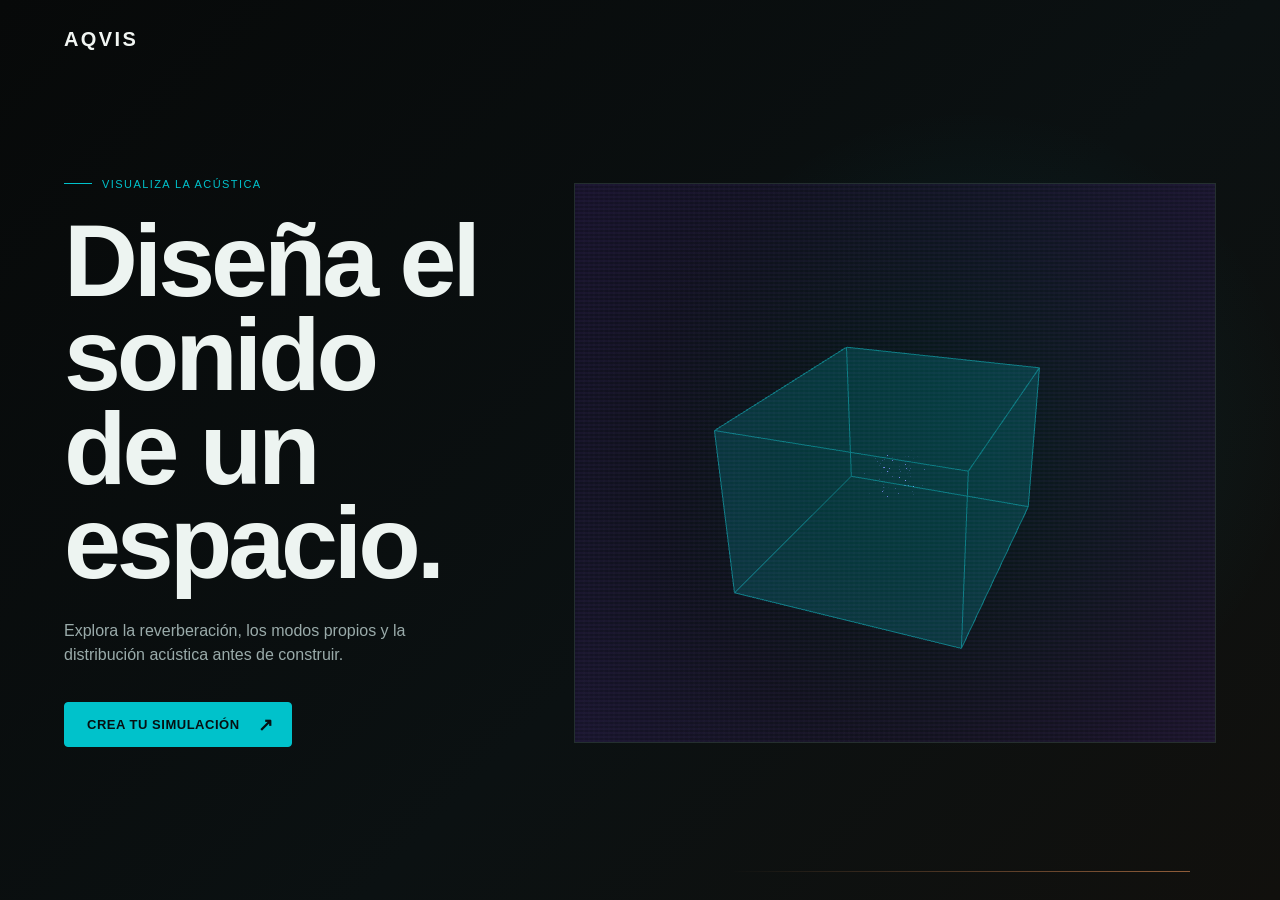
<file: index.html>
<!DOCTYPE html>
<html lang="es">
<head>
  <meta charset="UTF-8">
  <meta name="viewport" content="width=device-width, initial-scale=1.0">
  <title>AQVIS — Acoustic Visual Simulation Engine</title>
  <link rel="stylesheet" href="css/global.css">
  <style>
    body { background: #070909; }

    .hero {
      position: relative;
      min-height: 100vh;
      display: flex;
      flex-direction: column;
      overflow: hidden;
      background:
        radial-gradient(circle at 76% 48%, rgba(0,194,203,0.1), transparent 30%),
        linear-gradient(135deg, #070909 0%, #0b1112 58%, #11100d 100%);
    }

    .hero::after {
      position: absolute;
      right: 7vw;
      bottom: 28px;
      width: 36vw;
      height: 1px;
      background: linear-gradient(90deg, transparent, rgba(244,153,92,0.8));
      content: '';
      opacity: 0.7;
    }

    .hero-nav {
      position: relative;
      z-index: 2;
      display: flex;
      align-items: center;
      justify-content: space-between;
      width: 100%;
      padding: 28px 5vw;
    }

    .hero-brand {
      color: #f1f5f2;
      font-family: var(--font-title);
      font-size: 20px;
      font-weight: 700;
      letter-spacing: 0.12em;
    }

    .hero-content {
      position: relative;
      z-index: 1;
      display: grid;
      grid-template-columns: minmax(280px, 0.82fr) minmax(360px, 1.18fr);
      align-items: center;
      gap: 5vw;
      width: min(1180px, 90vw);
      flex: 1;
      margin: 0 auto;
      padding: 5vh 0 11vh;
    }

    .hero-copy { max-width: 470px; }

    .hero-eyebrow {
      display: flex;
      align-items: center;
      gap: 10px;
      color: #00c2cb;
      font-family: var(--font-mono);
      font-size: 11px;
      letter-spacing: 0.13em;
      text-transform: uppercase;
      margin-bottom: 24px;
    }

    .hero-eyebrow::before {
      width: 28px;
      height: 1px;
      background: #00c2cb;
      content: '';
    }

    .hero-title {
      max-width: 440px;
      color: #edf4f1;
      font-family: var(--font-title);
      font-size: clamp(56px, 8vw, 112px);
      font-weight: 700;
      letter-spacing: -0.04em;
      line-height: 0.92;
      margin-bottom: 28px;
    }

    .hero-description {
      max-width: 350px;
      color: #9aabaa;
      font-size: 16px;
      line-height: 1.55;
      margin-bottom: 34px;
    }

    .hero-cta {
      display: inline-flex;
      align-items: center;
      gap: 18px;
      background: #00c2cb;
      color: #061012;
      border: 1px solid #00c2cb;
      border-radius: 4px;
      padding: 14px 18px 14px 22px;
      font-size: 13px;
      font-weight: 700;
      cursor: pointer;
      transition: var(--transition);
      letter-spacing: 0.04em;
      text-transform: uppercase;
    }

    .hero-cta::after { content: '↗'; font-size: 18px; line-height: 0; }

    .hero-cta:hover {
      background: #f4995c;
      border-color: #f4995c;
      transform: translateY(-2px);
    }

    .hero-visual {
      position: relative;
      height: clamp(360px, 52vw, 560px);
      flex-shrink: 0;
      border: 1px solid rgba(145,175,173,0.2);
      background: rgba(5,13,14,0.32);
      overflow: hidden;
    }

    #acoustic-three { position: absolute; inset: 0; z-index: 0; }

    .hero-visual::after {
      position: absolute;
      inset: 0;
      z-index: 2;
      background:
        linear-gradient(rgba(151, 90, 255, 0.045) 50%, transparent 50%),
        repeating-linear-gradient(90deg, transparent 0, transparent 3px, rgba(255,255,255,0.018) 4px, transparent 5px);
      background-size: 100% 4px, 100% 100%;
      content: '';
      pointer-events: none;
      mix-blend-mode: screen;
    }

    .hero-visual-noise {
      position: absolute;
      z-index: 1;
      inset: 0;
      background: radial-gradient(circle at 50% 50%, transparent 20%, rgba(93, 41, 164, 0.18) 100%);
      pointer-events: none;
      mix-blend-mode: screen;
    }

    @media (max-width: 700px) {
      .hero-nav { padding: 22px 6vw; }
      .hero-content {
        display: flex;
        flex-direction: column;
        align-items: stretch;
        gap: 34px;
        width: 88vw;
        padding: 7vh 0 12vh;
      }
      .hero-copy { max-width: none; }
      .hero-eyebrow { margin-bottom: 18px; }
      .hero-title { font-size: clamp(58px, 17vw, 86px); }
      .hero-description { font-size: 14px; margin-bottom: 24px; }
      .hero-visual { height: 58vw; min-height: 230px; }
      .hero::after { right: 6vw; width: 48vw; }
    }
  </style>
</head>
<body>

<section class="hero">
  <nav class="hero-nav" aria-label="Navegación principal">
    <div class="hero-brand">AQVIS</div>
  </nav>

  <div class="hero-content">
    <div class="hero-copy">
      <div class="hero-eyebrow">Visualiza la acústica</div>
      <h1 class="hero-title">Diseña el sonido de un espacio.</h1>
      <p class="hero-description">Explora la reverberación, los modos propios y la distribución acústica antes de construir.</p>
      <button class="hero-cta" onclick="window.location.href='simulator.html'">Crea tu simulación</button>
    </div>

    <div class="hero-visual" aria-label="Visualización animada de partículas acústicas">
      <div id="acoustic-three"></div>
      <div class="hero-visual-noise"></div>
    </div>
  </div>
</section>

<script src="js/three.min.js"></script>
<script>
  const threeContainer = document.getElementById('acoustic-three');
  const threeWidth = threeContainer.offsetWidth;
  const threeHeight = threeContainer.offsetHeight;
  const threeScene = new THREE.Scene();
  const threeCamera = new THREE.PerspectiveCamera(42, threeWidth / threeHeight, 0.1, 100);
  const threeRenderer = new THREE.WebGLRenderer({ antialias: true, alpha: true });

  threeCamera.position.set(3.7, 3.1, 5.1);
  threeCamera.lookAt(0, 0.2, 0);
  threeRenderer.setPixelRatio(Math.min(window.devicePixelRatio || 1, 2));
  threeRenderer.setSize(threeWidth, threeHeight);
  threeRenderer.setClearColor(0x05090c, 0);
  threeContainer.appendChild(threeRenderer.domElement);

  threeScene.add(new THREE.AmbientLight(0x332244));
  const ultravioletLight = new THREE.PointLight(0x7d36ff, 2.2, 12);
  ultravioletLight.position.set(-2.5, 2.5, 3);
  threeScene.add(ultravioletLight);
  const cyanLight = new THREE.PointLight(0x00c2cb, 2.4, 10);
  cyanLight.position.set(2.5, 0.5, 2);
  threeScene.add(cyanLight);

  const cubeGeometry = new THREE.BoxGeometry(2.15, 1.6, 2.55);
  const cubeMaterial = new THREE.MeshBasicMaterial({
    color: 0x00c2cb,
    transparent: true,
    opacity: 0.2,
    depthWrite: false,
    side: THREE.FrontSide,
  });
  const acousticCube = new THREE.Mesh(cubeGeometry, cubeMaterial);
  acousticCube.position.y = 0.08;
  threeScene.add(acousticCube);

  const cubeEdges = new THREE.LineSegments(
    new THREE.EdgesGeometry(cubeGeometry),
    new THREE.LineBasicMaterial({ color: 0x087f86, transparent: true, opacity: 0.95 }),
  );
  cubeEdges.position.copy(acousticCube.position);
  threeScene.add(cubeEdges);

  const particleCount = 90;
  const particlePositions = new Float32Array(particleCount * 3);
  const particleAlphas = new Float32Array(particleCount);
  const particleVelocities = [];
  const particleLives = [];
  const particleAges = [];
  const randomBetween = (min, max) => min + Math.random() * (max - min);

  const particleMaterial = new THREE.ShaderMaterial({
    uniforms: {
      color: { value: new THREE.Color(0x9c78ff) },
      pointSize: { value: 8 },
    },
    vertexShader: `
      attribute float aAlpha;
      varying float vAlpha;
      uniform float pointSize;
      void main() {
        vAlpha = aAlpha;
        vec4 viewPosition = modelViewMatrix * vec4(position, 1.0);
        gl_PointSize = pointSize * (1.0 / max(0.8, -viewPosition.z));
        gl_Position = projectionMatrix * viewPosition;
      }
    `,
    fragmentShader: `
      uniform vec3 color;
      varying float vAlpha;
      void main() {
        float distanceFromCenter = distance(gl_PointCoord, vec2(0.5));
        float glow = 1.0 - smoothstep(0.05, 0.5, distanceFromCenter);
        gl_FragColor = vec4(color, glow * vAlpha);
      }
    `,
    transparent: true,
    depthWrite: false,
    blending: THREE.AdditiveBlending,
  });
  const particleGeometry = new THREE.BufferGeometry();
  particleGeometry.setAttribute('position', new THREE.BufferAttribute(particlePositions, 3));
  particleGeometry.setAttribute('aAlpha', new THREE.BufferAttribute(particleAlphas, 1));
  const particleField = new THREE.Points(particleGeometry, particleMaterial);
  particleField.position.copy(acousticCube.position);
  threeScene.add(particleField);

  function resetParticle(index, initial = false) {
    const offset = index * 3;
    const direction = new THREE.Vector3(
      randomBetween(-1, 1),
      randomBetween(-0.75, 0.75),
      randomBetween(-1, 1),
    ).normalize();
    const startRadius = randomBetween(0.02, 0.16);
    particlePositions[offset] = direction.x * startRadius;
    particlePositions[offset + 1] = direction.y * startRadius;
    particlePositions[offset + 2] = direction.z * startRadius;
    particleVelocities[index] = direction.multiplyScalar(randomBetween(0.0018, 0.0038));
    particleLives[index] = randomBetween(2600, 5200);
    particleAges[index] = initial ? randomBetween(0, particleLives[index]) : 0;
    particleAlphas[index] = 0;
  }

  for (let index = 0; index < particleCount; index += 1) resetParticle(index, true);
  particleGeometry.attributes.position.needsUpdate = true;
  particleGeometry.attributes.aAlpha.needsUpdate = true;

  const resizeThree = () => {
    const width = threeContainer.offsetWidth;
    const height = threeContainer.offsetHeight;
    threeCamera.aspect = width / height;
    threeCamera.updateProjectionMatrix();
    threeRenderer.setSize(width, height);
  };

  const animateThree = (time) => {
    const rotation = time * 0.00012;
    acousticCube.rotation.y = rotation;
    acousticCube.rotation.x = Math.sin(time * 0.00008) * 0.08;
    cubeEdges.rotation.copy(acousticCube.rotation);
    particleField.rotation.copy(acousticCube.rotation);
    for (let index = 0; index < particleCount; index += 1) {
      const offset = index * 3;
      particleAges[index] += 16.67;
      if (particleAges[index] > particleLives[index]) resetParticle(index);
      particlePositions[offset] += particleVelocities[index].x;
      particlePositions[offset + 1] += particleVelocities[index].y;
      particlePositions[offset + 2] += particleVelocities[index].z;
      const progress = particleAges[index] / particleLives[index];
      const fadeIn = Math.min(1, progress * 8);
      const fadeOut = Math.min(1, (1 - progress) * 5);
      particleAlphas[index] = fadeIn * fadeOut * 0.72;
    }
    particleGeometry.attributes.position.needsUpdate = true;
    particleGeometry.attributes.aAlpha.needsUpdate = true;
    ultravioletLight.intensity = 2 + Math.sin(time * 0.0014) * 0.35;
    threeRenderer.render(threeScene, threeCamera);
    requestAnimationFrame(animateThree);
  };

  window.addEventListener('resize', resizeThree);
  requestAnimationFrame(animateThree);
</script>

</body>
</html>
</file>
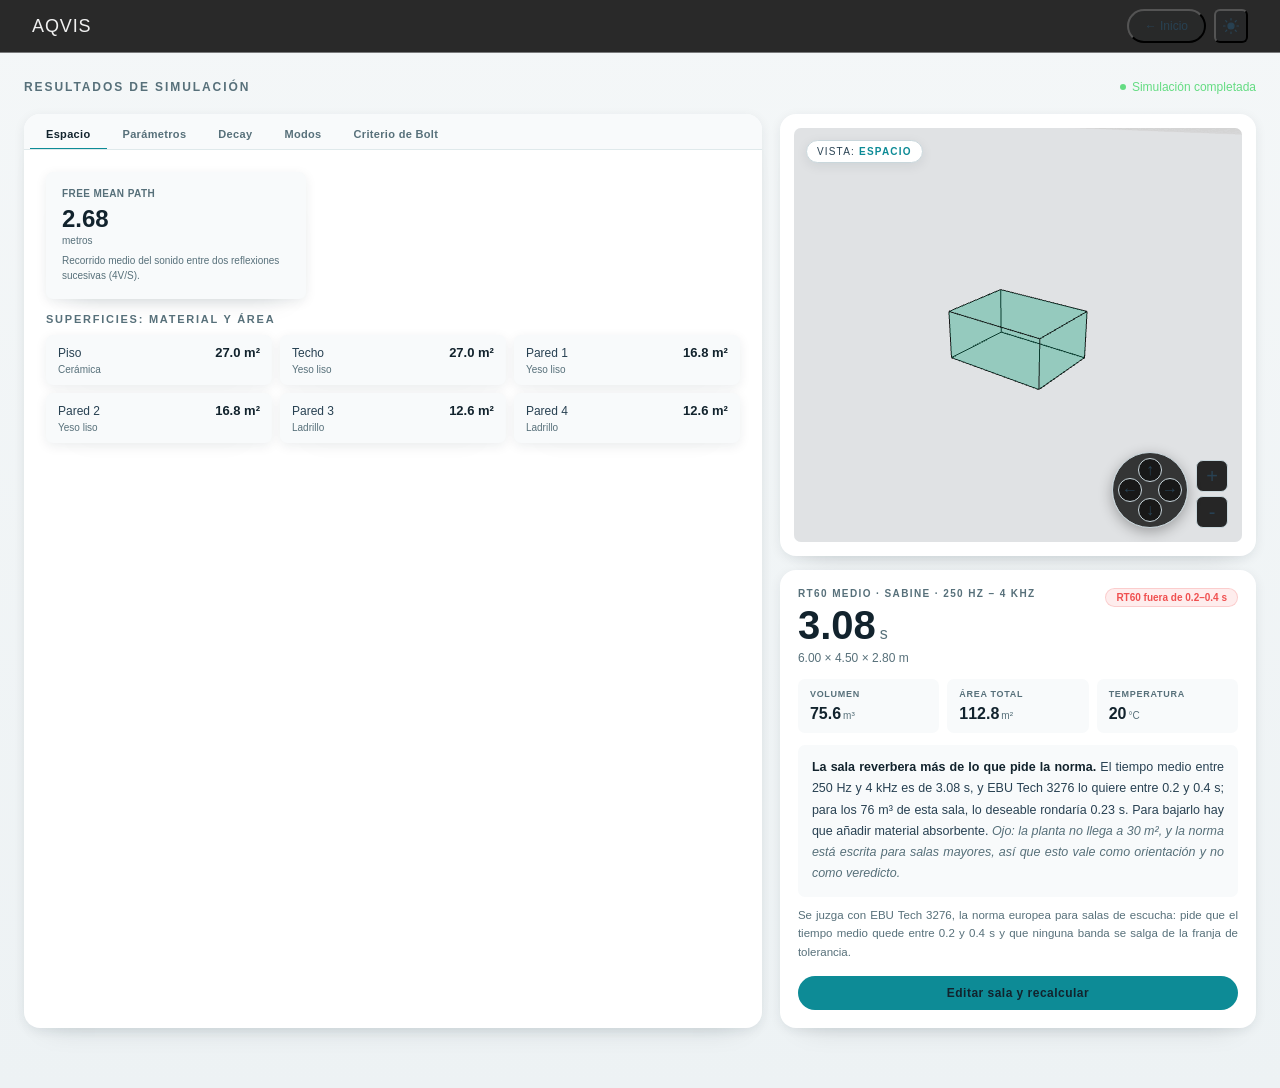
<file: results.html>
<!DOCTYPE html>
<html lang="es">
<head>
  <meta charset="UTF-8">
  <meta name="viewport" content="width=device-width, initial-scale=1.0">
  <title>Resultados — AQVIS</title>
  <link rel="stylesheet" href="css/global.css">
  <style>
    .results-page { min-height:100vh; padding-top:52px; padding-bottom:60px; background:var(--bg); }
    .results-inner { max-width:1300px; margin:0 auto; padding:28px 24px 0; }
    .results-header { display:flex; align-items:center; justify-content:space-between; margin-bottom:20px; }
    .results-title { font-size:12px; font-weight:600; letter-spacing:0.16em; text-transform:uppercase; color:var(--text3); font-family:var(--font-mono); }

    /* ── Gráfico RT60 ── */
    #rt-chart {
      width:100%;
      height:220px;
      margin-top:16px;
      border-radius:8px;
      background: var(--surface2);
      border: 1px solid var(--border2);
      overflow: visible;
    }
    .rt-chart-title {
      font-size:11px;
      font-family:var(--font-mono);
      color:var(--text3);
      text-transform:uppercase;
      letter-spacing:0.12em;
      margin-bottom:6px;
    }

    /* ── Áreas por superficie ── */
    .geo-surf-grid {
      display:grid;
      grid-template-columns:repeat(auto-fill, minmax(190px,1fr));
      gap:8px;
    }
    /* La ficha pasa de una linea (nombre | area) a tres: debajo del area va
       el material de construccion y, si la superficie lleva tratamiento, una
       tercera linea en --accent con su nombre y la superficie tratada. El
       material determina la absorcion de la que sale todo el calculo y no
       aparecia en ninguna pantalla de resultados. */
    /* justify-content:space-between viene de global.css y en columna separa
       la primera linea de la ultima, dejando el material pegado al fondo de
       las fichas que la rejilla estira para igualar la fila. */
    .geo-surf-item { flex-direction:column; justify-content:flex-start; align-items:stretch; gap:4px; }
    .geo-surf-top  { display:flex; justify-content:space-between; align-items:baseline; gap:8px; }
    .geo-surf-mat  { font-size:10px; color:var(--text3); font-family:var(--font-mono); }
    .geo-surf-trat { font-size:10px; color:var(--accent); font-family:var(--font-mono); }

    /* ── Proporciones de EBU Tech 3276 ──
       Segundo criterio de proporciones, y de la MISMA norma de la que sale
       el criterio de RT60. Va en una tarjeta aparte bajo el gráfico de Bolt
       para que no se confunda con él: Bolt es una región dibujada y esto son
       tres desigualdades. */
    .ebu-prop-card { background:var(--surface2); box-shadow:var(--shadow-card); border-radius:var(--radius-sm); padding:18px 20px 16px; margin-top:20px; }
    .ebu-prop-head { display:flex; align-items:center; justify-content:space-between; gap:12px; margin-bottom:14px; }
    .ebu-prop-title { font-size:10px; font-weight:700; letter-spacing:0.14em; text-transform:uppercase; color:var(--text3); font-family:var(--font-mono); }
    /* Cada condición ocupa dos líneas: el nombre en castellano arriba y la
       desigualdad compuesta debajo. La cifra medida va en su columna. */
    .ebu-prop-row { display:grid; grid-template-columns:9px 1fr auto; align-items:start; gap:0 12px; padding:13px 0; border-top:1px solid var(--border2); }
    .ebu-prop-row:first-child { border-top:0; padding-top:4px; }
    .ebu-prop-dot { width:8px; height:8px; border-radius:2px; margin-top:4px; }
    .ebu-prop-cond { min-width:0; }
    .ebu-prop-name { display:block; font-size:13px; color:var(--text2); line-height:1.4; }
    .ebu-prop-fx   { display:block; margin-top:8px; }
    .ebu-prop-fx .fx { font-size:15px; color:var(--text3); }
    .ebu-prop-val  { font-size:12px; color:var(--text3); font-family:var(--font-mono); white-space:nowrap; text-align:right; line-height:1.55; padding-top:1px; }
    .ebu-prop-val b { display:block; color:var(--text2); font-weight:600; }
    /* ══ TARJETA DE ORIGEN DEL MODELO (pestaña Decay) ══
       Historia, fórmula y límites del modelo seleccionado. El cuerpo va a
       13px y no a 10: si hay una explicación, tiene que poder leerse. */
    .fx-card { background:var(--surface2); box-shadow:var(--shadow-card); border-radius:var(--radius-sm); padding:18px 20px 16px; margin-top:20px; }
    .fx-card-head { margin-bottom:12px; }
    .fx-card-kicker { font-size:10px; font-weight:700; letter-spacing:0.14em; text-transform:uppercase; color:var(--text3); font-family:var(--font-mono); }
    .fx-card-title { font-size:17px; font-weight:600; color:var(--text); margin-top:5px; }
    .fx-card-body { font-size:13px; line-height:1.75; color:var(--text2); margin:0; text-align:justify; hyphens:auto; }
    .fx-card-eqs { margin:16px 0 0; padding:16px 0; border-top:1px solid var(--border2); border-bottom:1px solid var(--border2); text-align:center; }
    .fx-card-eqs .fx-row { padding:4px 0; }
    .fx-card-eqs .fx-where { font-size:11px; color:var(--text3); font-family:var(--font-mono); margin:9px 0 7px; }
    .fx-card-legend { margin-top:13px; display:grid; grid-template-columns:repeat(auto-fit,minmax(230px,1fr)); gap:5px 18px; }
    .fx-leg-item { display:flex; align-items:baseline; gap:8px; font-size:12px; line-height:1.55; color:var(--text3); }
    .fx-leg-item > .fx { flex:none; min-width:30px; }
    .fx-card-when { margin-top:15px; font-size:13px; line-height:1.75; color:var(--text2); text-align:justify; hyphens:auto; }
    .fx-card-when-lbl { display:block; font-size:10px; font-weight:700; letter-spacing:0.14em; text-transform:uppercase; color:var(--accent); font-family:var(--font-mono); margin-bottom:5px; }

    .ebu-prop-foot { margin-top:14px; font-size:12px; color:var(--text3); font-family:var(--font-mono); line-height:1.7; text-align:justify; hyphens:auto; }
    @media (max-width: 760px) {
      .ebu-prop-row { flex-wrap:wrap; }
      .ebu-prop-val { width:100%; padding-left:18px; }
    }

    /* ── Bolt SVG corregido ── */
    .bolt-wrap { display:grid; grid-template-columns:1fr 1fr; gap:20px; align-items:start; }
    .bolt-chart-box { aspect-ratio:1; width:100%; max-width:380px; justify-self:center; }
    .bolt-ratio { display:flex; justify-content:space-between; padding:8px 0; border-bottom:1px solid var(--border2); }
    .bolt-ratio-lbl { font-size:12px; color:var(--text3); }
    .bolt-ratio-val { font-family:var(--font-mono); font-size:14px; font-weight:600; color:var(--text); }
    @media (max-width:720px) {
      .bolt-wrap { grid-template-columns:1fr; }
      .bolt-chart-box { width:min(100%, 360px); }
    }

    /* ══ LAYOUT DOS COLUMNAS: análisis (izq) · 3D + resumen (der) ══ */
    .results-inner { max-width:1480px; }
    .results-grid {
      grid-template-columns: minmax(0, 1.55fr) minmax(340px, 1fr);
      grid-template-rows: auto;
      align-items: start;
      gap: 18px;
    }
    /* El panel de análisis acompaña la altura de la columna derecha: sin esto
       una pestaña corta (Espacio) deja un hueco enorme bajo la tarjeta.
       align-items:start se mantiene para que el sticky de .side-col tenga
       recorrido dentro de su celda. */
    .tabs-panel { grid-column: 1; grid-row: 1; align-self: stretch; }
    .side-col {
      grid-column: 2; grid-row: 1;
      position: sticky; top: 70px;
      display: flex; flex-direction: column; gap: 14px;
    }
    .side-col .iso-panel { grid-column: auto; grid-row: auto; padding: 14px; min-height: 0; }
    .side-col .iso-viewport { min-height: 0; height: clamp(300px, 46vh, 460px); flex: none; }
    .view-caption {
      position:absolute; left:12px; top:12px; z-index:4;
      font-size:10px; font-family:var(--font-mono); letter-spacing:0.12em; text-transform:uppercase;
      color:var(--text2); background:var(--surface); border:1px solid var(--border2); box-shadow:var(--shadow-card);
      padding:5px 10px; border-radius:var(--radius-pill); pointer-events:none;
    }
    .view-caption b { color:var(--accent); font-weight:600; }

    /* Resumen siempre visible */
    .summary-card {
      background:var(--surface); box-shadow:var(--shadow-card);
      border-radius:var(--radius-lg); padding:18px;
    }
    .summary-head { display:flex; align-items:flex-start; justify-content:space-between; gap:12px; margin-bottom:14px; }
    .summary-kicker { font-size:10px; font-weight:600; letter-spacing:0.14em; text-transform:uppercase; color:var(--text3); font-family:var(--font-mono); margin-bottom:6px; }
    .summary-rt { font-size:40px; font-weight:700; line-height:1; color:var(--text); font-variant-numeric:tabular-nums; }
    .summary-rt small { font-size:16px; font-weight:500; color:var(--text3); margin-left:4px; }
    .summary-sub { font-size:12px; color:var(--text3); margin-top:6px; font-family:var(--font-mono); }
    .summary-stats { display:grid; grid-template-columns:repeat(3, 1fr); gap:8px; }
    .summary-stat { background:var(--surface2); border-radius:var(--radius-sm); padding:10px 12px; }
    .summary-stat-lbl { font-size:9px; font-weight:600; letter-spacing:0.08em; text-transform:uppercase; color:var(--text3); margin-bottom:6px; }
    .summary-stat-val { font-size:16px; font-weight:700; color:var(--text); font-variant-numeric:tabular-nums; white-space:nowrap; }
    .summary-stat-val small { font-size:10px; font-weight:500; color:var(--text3); margin-left:2px; }
    .summary-note { margin-top:12px; }
    .summary-foot { margin-top:9px; font-size:11.5px; line-height:1.65; color:var(--text3); text-align:justify; hyphens:auto; }
    .summary-actions { display:flex; gap:8px; margin-top:14px; }
    .summary-actions .recalc-btn { padding:10px; }

    /* Tarjetas de parámetros más compactas dentro de la columna de análisis */
    .tabs-panel .param-grid { grid-template-columns: repeat(auto-fit, minmax(170px, 1fr)); }
    .tabs-panel .param-card { min-height: 112px; }
    .param-hint { font-size:10px; color:var(--text3); line-height:1.45; margin-top:8px; }

    /* Pestaña Espacio: una sola tarjeta, que no se estire a todo el ancho */
    #tab-espacio .param-grid { grid-template-columns: repeat(auto-fit, minmax(170px, 260px)); justify-content: start; }

    /* El párrafo de consejo de Bolt no se pinta de rojo: la insignia ya avisa */
    #bolt-text { color: var(--text2) !important; }

    /* Decay: el título del gráfico se pegaba al texto que controla la
       animación, y la curva se quedaba pequeña en un panel ahora alto. */
    .rt-chart-title { margin-top: 20px; }
    #rt-chart { height: 300px; }

    /* Una columna: resumen primero, luego el análisis, y el 3D al final */
    @media (max-width: 1100px) {
      .results-grid { grid-template-columns: 1fr; gap: 14px; }
      .side-col { display: contents; }
      .summary-card { grid-column: 1; grid-row: 1; }
      .tabs-panel { grid-column: 1; grid-row: 2; min-height: 0; }
      .side-col .iso-panel { grid-column: 1; grid-row: 3; }
      .side-col .iso-viewport { height: clamp(260px, 42vh, 380px); }
    }
    @media (max-width: 520px) {
      .results-inner { padding: 20px 16px 0; }
      .summary-stat { padding:9px 10px; }
      .summary-stat-val { font-size:15px; }
      .summary-rt { font-size: 34px; }

      /* Las cinco pestanas no caben en una fila a 390. .tab-nav se desplaza
         en horizontal, pero sin indicio visible "Criterio de Bolt"
         desaparece sin mas. A este ancho se reparten en dos filas. */
      .tab-nav { flex-wrap: wrap; overflow-x: visible; }
      .tab-btn { flex: 0 0 auto; }

      /* El rotulo del resumen y la insignia partian cada uno en dos lineas y
         descuadraban la cabecera de la tarjeta. */
      .summary-kicker { font-size: 9px; letter-spacing: 0.1em; }
      .summary-head .chip { white-space: nowrap; }
      .summary-head { flex-wrap: wrap; }
    }
  </style>
</head>
<body>

<div class="recalc-overlay" id="recalc-overlay">
  <div class="recalc-spinner"></div>
  <div class="recalc-label">Recalculando...</div>
</div>

<nav class="nav">
  <div class="nav-brand">AQVIS</div>
  <div style="display:flex;gap:8px">
    <button class="nav-btn" onclick="goHome()">← Inicio</button>
    <button id="theme-toggle" class="nav-btn theme-btn" onclick="toggleTheme()" aria-label="Cambiar tema"></button>
  </div>
</nav>

<div class="results-page">
  <div class="results-inner">

    <div class="results-header">
      <div class="results-title">Resultados de simulación</div>
      <div class="live"><div class="live-dot"></div>Simulación completada</div>
    </div>

    <div class="results-grid">

      <!-- ══ TABS ══ -->
      <div class="tabs-panel">
        <div class="tab-nav">
          <button class="tab-btn active" onclick="showTab('espacio',this)" data-tooltip-title="Espacio" data-tooltip="Las medidas de la sala y de qué está hecha cada cara: volumen, área total y el material de suelo, techo y paredes. Es el punto de partida de todo lo demás.">Espacio</button>
          <button class="tab-btn" onclick="showTab('vars',this)" data-tooltip-title="Variables" data-tooltip="Los valores intermedios del cálculo — camino libre medio, distancia crítica, absorción media — que explican por qué el RT60 sale como sale.">Parámetros</button>
          <button class="tab-btn" onclick="showTab('decay',this)" data-tooltip-title="Decay" data-tooltip="Cuánto dura la reverberación en cada banda de frecuencia, con la franja que la norma da por buena. Arriba puedes cambiar de modelo de cálculo y ver en qué se diferencian.">Decay</button>
          <button class="tab-btn" onclick="showTab('modos',this)" data-tooltip-title="Modos" data-tooltip="Las frecuencias a las que la sala resuena por su propia forma. En graves son pocas y están separadas, y eso se oye: hay notas que la sala refuerza y otras que se traga.">Modos</button>
          <button class="tab-btn" onclick="showTab('bolt',this)" data-tooltip-title="Bolt" data-tooltip="Si las tres medidas de la sala guardan buena proporción entre sí, los modos quedan bien repartidos. La zona dibujada es la que Bolt propuso en 1946 como favorable.">Criterio de Bolt</button>
        </div>

        <div class="tab-content">

          <!-- Espacio -->
          <div id="tab-espacio" class="tab-pane active">
            <div class="param-grid" style="margin-bottom:14px">
              <div class="param-card" data-tooltip-title="Camino libre medio" data-tooltip="La distancia que recorre el sonido, de media, entre un rebote y el siguiente. Cuanto más corta, más veces rebota por segundo y antes se lo come la absorción de las superficies." data-tooltip-fx="*l* = {4*V* | *S*}">
                <div class="param-lbl">Free mean path</div>
                <div class="param-val" id="g-fmp">—</div>
                <div class="param-unit">metros</div>
                <div class="param-hint">Recorrido medio del sonido entre dos reflexiones sucesivas (4V/S).</div>
              </div>
            </div>
            <div style="font-size:11px;font-weight:600;letter-spacing:0.16em;text-transform:uppercase;color:var(--text3);font-family:var(--font-mono);margin-bottom:10px">Superficies: material y área</div>
            <div class="geo-surf-grid" id="geo-surf-grid"></div>
          </div>

          <!-- Parámetros acústicos (calculados) -->
          <div id="tab-vars" class="tab-pane">
            <div class="param-grid">
              <div class="param-card" data-tooltip-title="Distancia crítica" data-tooltip="A esta distancia de la fuente, lo que llega directo y lo que devuelve la sala suenan igual de fuerte. Más cerca mandas tú; más lejos manda la sala. Es la distancia a la que conviene poner el micrófono o sentarse a escuchar." data-tooltip-fx="*d*_c = 0.057·√{*V* | *T*}">
                <div class="param-lbl">Distancia crítica</div>
                <div class="param-val" id="p-dc">—</div>
                <div class="param-unit">metros</div>
                <div class="param-hint">Distancia a la fuente donde el sonido directo iguala al reverberante.</div>
              </div>
              <div class="param-card" data-tooltip-title="Velocidad del sonido" data-tooltip="Depende sólo de la temperatura del aire: a 20 °C son 343 m/s. De ella salen las frecuencias de los modos, así que una sala caliente resuena un poco más agudo." data-tooltip-fx="*c* = 331.3 + 0.606·*T*">
                <div class="param-lbl">Vel. del sonido</div>
                <div class="param-val" id="p-vsound">—</div>
                <div class="param-unit">m/s</div>
                <div class="param-hint">Depende de la temperatura del aire.</div>
              </div>
              <div class="param-card" data-tooltip-title="Absorción media" data-tooltip="Cuánto se traga la sala de media, de 0 (todo rebota) a 1 (no vuelve nada). Es la media de las seis caras pesada por su área, y se calcula banda por banda porque los materiales no absorben igual en graves que en agudos.">
                <div class="param-lbl">α promedio</div>
                <div class="param-val" id="p-alpha">—</div>
                <div class="param-unit">coef. absorción</div>
                <div class="param-hint">Absorción media ponderada por área (0 = refleja todo, 1 = absorbe todo).</div>
              </div>
              <div class="param-card" data-tooltip-title="Constante de sala" data-tooltip="Resume en un número la absorción efectiva de la sala. Cuanto más alta, más seca suena y menos campo reverberante hay. Se mide en metros cuadrados Sabine." data-tooltip-fx="*R* = {*S*·*α* | 1 − *α*}">
                <div class="param-lbl">Constante R</div>
                <div class="param-val" id="p-R">—</div>
                <div class="param-unit">m² Sabine</div>
                <div class="param-hint">Absorción efectiva de la sala. Más alto = sala más seca.</div>
              </div>
              <div class="param-card" data-tooltip-title="Frecuencia de Schroeder" data-tooltip="La frontera entre dos mundos. Por debajo, la sala suena por modos sueltos que se oyen uno a uno. Por encima hay tantos que se mezclan y empiezan a valer las fórmulas estadísticas como Sabine." data-tooltip-fx="*f*_s = 2000·√{*T* | *V*}">
                <div class="param-lbl">Frec. Schroeder</div>
                <div class="param-val" id="p-schroeder">—</div>
                <div class="param-unit">Hz</div>
                <div class="param-hint">Bajo esta frecuencia dominan los modos individuales.</div>
              </div>
            </div>
          </div>

          <!-- Decay -->
          <div id="tab-decay" class="tab-pane">
            <!-- Selector de método RT60 -->
            <div class="mode-toggle" id="decay-method-toggle" style="margin-bottom:18px"></div>
            <div class="decay-control-row">
              <div class="decay-control-copy">
                <div class="selected-mode-label" id="decay-3d-label">Reflexiones 3D: Sabine</div>
                <span class="decay-control-hint">Controla la animación de reflexiones dentro del cubo.</span>
              </div>
              <button id="decay-play-toggle" class="decay-play-btn" type="button" onclick="toggleDecayPlayback()" aria-label="Pausar animación de Decay" aria-pressed="true" title="Pausar animación">&#10074;&#10074;</button>
            </div>

            <!-- Gráfico RT60 2D — una curva a la vez -->
            <div class="rt-chart-title">RT60 — Frecuencia vs Tiempo de Reverberación</div>
            <div id="rt-chart"></div>

            <!-- De dónde sale la curva: historia del modelo, su fórmula
                 compuesta y cuándo deja de valer. Ocupa el hueco que el
                 rediseño dejó bajo el gráfico, porque la columna derecha
                 es alta y fija y la de análisis se estira para acompañarla. -->
            <div class="fx-card" id="decay-origen">
              <div class="fx-card-head">
                <div class="fx-card-kicker">De dónde sale esta curva</div>
                <div class="fx-card-title" id="decay-origen-title">—</div>
              </div>
              <p class="fx-card-body" id="decay-origen-body"></p>
              <div class="fx-card-eqs" id="decay-origen-eqs"></div>
              <div class="fx-card-legend" id="decay-origen-legend"></div>
              <div class="fx-card-when">
                <span class="fx-card-when-lbl">Cuándo usarlo</span>
                <span id="decay-origen-when"></span>
              </div>
            </div>

          </div>

          <!-- Modos -->
          <div id="tab-modos" class="tab-pane">
            <div class="modos-head">
              <div class="schroeder-lbl" data-tooltip-title="Frecuencia de Schroeder" data-tooltip="Por debajo de aquí la sala suena por resonancias sueltas, que se oyen una a una. Por encima hay tantas que se mezclan en un campo parejo, y es ahí donde valen Sabine y Eyring.">Frecuencia de Schroeder: <strong id="schroeder-val">—</strong></div>
              <div class="zone-hint">zona modal ↓ · zona estadística →</div>
            </div>
            <div class="modes-view-tabs" role="tablist" aria-label="Vista de modos">
              <button class="modes-view-btn active" type="button" role="tab" aria-selected="true" onclick="setModesView('histogram',this)" data-tooltip-title="Histograma" data-tooltip="Cuántas resonancias caen en cada banda de un tercio de octava, separadas por tipo. Sirve para ver si están bien repartidas o se amontonan en unas pocas frecuencias.">Histograma</button>
              <button class="modes-view-btn" type="button" role="tab" aria-selected="false" onclick="setModesView('visualization',this)" data-tooltip-title="Visualización" data-tooltip="La lista de resonancias una a una. Pulsa una frecuencia y el cubo 3D te enseña dónde esa resonancia suena fuerte y dónde casi no se oye.">Visualización</button>
            </div>

            <div class="modes-view-pane active" id="modes-view-histogram">
              <div class="density-card">
                <div class="density-title">Densidad modal por banda</div>
                <p class="histogram-help">Este histograma muestra cuántos modos propios aparecen en cada banda de frecuencia y cómo se distribuyen entre modos axiales, tangenciales y oblicuos. Permite identificar zonas de mayor concentración modal y evaluar, junto con la frecuencia de Schroeder, dónde el comportamiento del recinto deja de estar dominado por resonancias individuales.</p>
                <div id="modes-density-chart"></div>
                <div class="legend-row">
                  <div class="legend-item"><span class="legend-dot" style="background:var(--mode-axial)"></span>Axial</div>
                  <div class="legend-item"><span class="legend-dot" style="background:var(--mode-tangential)"></span>Tangencial</div>
                  <div class="legend-item"><span class="legend-dot" style="background:var(--mode-oblique)"></span>Oblicuo</div>
                </div>
              </div>
            </div>

            <div class="modes-view-pane" id="modes-view-visualization">
              <div class="selected-mode-label" id="selected-mode-label">Selecciona un modo para visualizarlo en 3D</div>
              <p class="modes-help">Los modos propios son las frecuencias naturales de resonancia del recinto. Cada modo describe una distribución específica de máximos y mínimos de presión dentro del espacio. Haz clic en una frecuencia para resaltarla y observar su patrón espacial directamente en el cubo 3D.</p>
              <div class="modes-type-tabs" id="modes-type-tabs" role="tablist" aria-label="Tipo de modo"></div>
              <div class="modes-cols" id="modes-cols"></div>
            </div>
          </div>

          <!-- Región de Bolt — gráfico generado por JS desde aqengine.js -->
          <div id="tab-bolt" class="tab-pane">
            <div class="bolt-wrap">
              <div class="bolt-chart-box">
                <div id="bolt-chart" style="width:100%;height:100%"></div>
              </div>

              <div class="bolt-info">
                <div style="font-size:13px;font-weight:600;margin-bottom:10px">Resultado</div>
                <div style="margin-bottom:12px"><span class="chip" id="bolt-chip">—</span></div>
                <p style="font-size:12px;color:var(--text2);line-height:1.65;margin-bottom:14px" id="bolt-text">—</p>

                <div class="bolt-dims" id="bolt-dims" style="font-size:10px;color:var(--text3);font-family:var(--font-mono);margin-bottom:12px;line-height:1.7">—</div>

                <div class="bolt-ratio">
                  <div class="bolt-ratio-lbl">Media / menor</div>
                  <div class="bolt-ratio-val" id="bolt-lh">—</div>
                </div>
                <div class="bolt-ratio">
                  <div class="bolt-ratio-lbl">Mayor / menor</div>
                  <div class="bolt-ratio-val" id="bolt-wh">—</div>
                </div>

                <div class="bolt-legend" style="margin-top:14px;display:flex;flex-direction:column;gap:6px">
                  <div class="legend-item"><span class="legend-dot" style="background:#64dc82"></span>Tu sala (dentro)</div>
                  <div class="legend-item"><span class="legend-dot" style="background:#f05050"></span>Tu sala (fuera)</div>
                  <div class="legend-item"><span class="legend-dot" style="background:var(--surface);border:1.3px solid var(--text3)"></span>Proporciones de referencia</div>
                </div>

                <div style="margin-top:12px;font-size:10px;color:var(--text3);font-family:var(--font-mono);line-height:1.6">
                  Región de Bolt (1946), digitalizada de la figura (±0.02).
                  Sepmeyer, Louden, Volkmann y Boner — no todas caen dentro.
                </div>
              </div>
            </div>

            <div class="ebu-prop-card">
              <div class="ebu-prop-head">
                <div class="ebu-prop-title" data-tooltip-title="Proporciones de EBU" data-tooltip="Tres condiciones que la norma pone a las medidas de la sala. Son la misma idea que Bolt — que las tres dimensiones no se parezcan demasiado — pero escritas como desigualdades en vez de dibujadas como una región.">Proporciones de EBU Tech 3276</div>
                <span class="chip" id="ebu-prop-chip">—</span>
              </div>
              <div id="ebu-prop-rows"></div>
              <div class="ebu-prop-foot">
                EBU Tech 3276, 2.ª ed. (1998), anexo de dimensiones. l = la mayor
                dimensión de la planta, w = la menor, h = la altura.
              </div>
            </div>
          </div>

        </div>
      </div>

      <!-- ══ COLUMNA DERECHA: 3D + resumen ══ -->
      <aside class="side-col">
        <!-- ══ VISTA 3D ══ -->
        <div class="iso-panel">
          <div class="iso-viewport">
            <div class="iso-grid-bg"></div>
            <div class="view-caption" id="view-caption">Vista: <b>Espacio</b></div>
            <div id="three-container" style="position:absolute;inset:0;z-index:1"></div>
            <div class="three-camera-controls" aria-label="Controles de cámara 3D">
              <div class="orbit-pad" aria-label="Orientar cámara">
                <button class="orbit-btn orbit-up" type="button" onclick="moveThreeCamera('up')" onpointerdown="startCameraHold('up')" onpointerup="stopCameraHold()" onpointerleave="stopCameraHold()" onpointercancel="stopCameraHold()" aria-label="Rotar hacia arriba">&#8593;</button>
                <button class="orbit-btn orbit-left" type="button" onclick="moveThreeCamera('left')" onpointerdown="startCameraHold('left')" onpointerup="stopCameraHold()" onpointerleave="stopCameraHold()" onpointercancel="stopCameraHold()" aria-label="Rotar hacia la izquierda">&#8592;</button>
                <button class="orbit-btn orbit-right" type="button" onclick="moveThreeCamera('right')" onpointerdown="startCameraHold('right')" onpointerup="stopCameraHold()" onpointerleave="stopCameraHold()" onpointercancel="stopCameraHold()" aria-label="Rotar hacia la derecha">&#8594;</button>
                <button class="orbit-btn orbit-down" type="button" onclick="moveThreeCamera('down')" onpointerdown="startCameraHold('down')" onpointerup="stopCameraHold()" onpointerleave="stopCameraHold()" onpointercancel="stopCameraHold()" aria-label="Rotar hacia abajo">&#8595;</button>
              </div>
              <div class="zoom-controls" aria-label="Zoom">
                <button class="zoom-btn" type="button" onclick="zoomThreeCamera('in')" aria-label="Acercar">+</button>
                <button class="zoom-btn" type="button" onclick="zoomThreeCamera('out')" aria-label="Alejar">-</button>
              </div>
            </div>
          </div>
        </div>

        <!-- ══ RESUMEN (siempre visible) ══ -->
        <div class="summary-card">
          <div class="summary-head">
            <div>
              <div class="summary-kicker">RT60 medio · Sabine · 250 Hz – 4 kHz</div>
              <div class="summary-rt" data-tooltip-title="RT60 medio" data-tooltip="La media de las bandas de octava de 250 Hz a 4 kHz, calculada por Sabine. Es el T_m con el que EBU Tech 3276 juzga la sala: la cifra que ves aquí es exactamente la que decide el veredicto. Los 125 Hz quedan fuera porque suelen caer por debajo de la frecuencia de Schroeder, donde el cálculo vale menos."><span id="s-rt">—</span><small>s</small></div>
              <div class="summary-sub" id="s-dims" data-tooltip-title="Medidas" data-tooltip="Largo, ancho y alto por dentro, de superficie a superficie. Son las que se usaron en el cálculo.">—</div>
            </div>
            <span class="chip" id="s-chip" data-tooltip-title="Veredicto" data-tooltip="Se queda con el peor de los dos criterios de EBU Tech 3276: que el tiempo medio esté entre 0.2 y 0.4 s, y que ninguna de las seis bandas se salga de su franja de tolerancia. Basta con que falle uno para que baje la nota.">—</span>
          </div>
          <div class="summary-stats">
            <div class="summary-stat" data-tooltip-title="Volumen" data-tooltip="Largo por ancho por alto. De aquí sale el tiempo de reverberación que la norma da como orientación para una sala de este tamaño: cuanto más grande, más se le permite reverberar." data-tooltip-fx="*T* = 0.25·{*V* | 100}^{1/3}"><div class="summary-stat-lbl">Volumen</div><div class="summary-stat-val"><span id="s-vol">—</span><small>m³</small></div></div>
            <div class="summary-stat" data-tooltip-title="Área total" data-tooltip="La suma de las seis caras. Multiplicada por la absorción media da la absorción total de la sala, que es lo que de verdad decide cuánto dura la reverberación."><div class="summary-stat-lbl">Área total</div><div class="summary-stat-val"><span id="s-area">—</span><small>m²</small></div></div>
            <div class="summary-stat" data-tooltip-title="Temperatura" data-tooltip="Fija la velocidad del sonido y, con ella, las frecuencias de los modos y cuánto absorbe el propio aire en las bandas agudas."><div class="summary-stat-lbl">Temperatura</div><div class="summary-stat-val"><span id="s-temp">—</span><small>°C</small></div></div>
          </div>
          <div class="note summary-note" id="s-note">—</div>
          <div class="summary-foot">Se juzga con EBU Tech 3276, la norma europea para salas de escucha: pide que el tiempo medio quede entre 0.2 y 0.4 s y que ninguna banda se salga de la franja de tolerancia.</div>
          <div class="summary-actions">
            <button class="recalc-btn" type="button" onclick="window.location.href='simulator.html'">Editar sala y recalcular</button>
          </div>
        </div>
      </aside>

    </div>
  </div>
</div>

<script src="js/three.min.js"></script>
<script src="js/OrbitControls.js"></script>
<script src="js/aqengine.js"></script>
<script src="js/formulas.js"></script>
<script src="js/app.js"></script>
<script src="js/results.js"></script>
<script src="js/renderer.js"></script>
<script src="js/layout.js"></script>
</body>
</html>
</file>
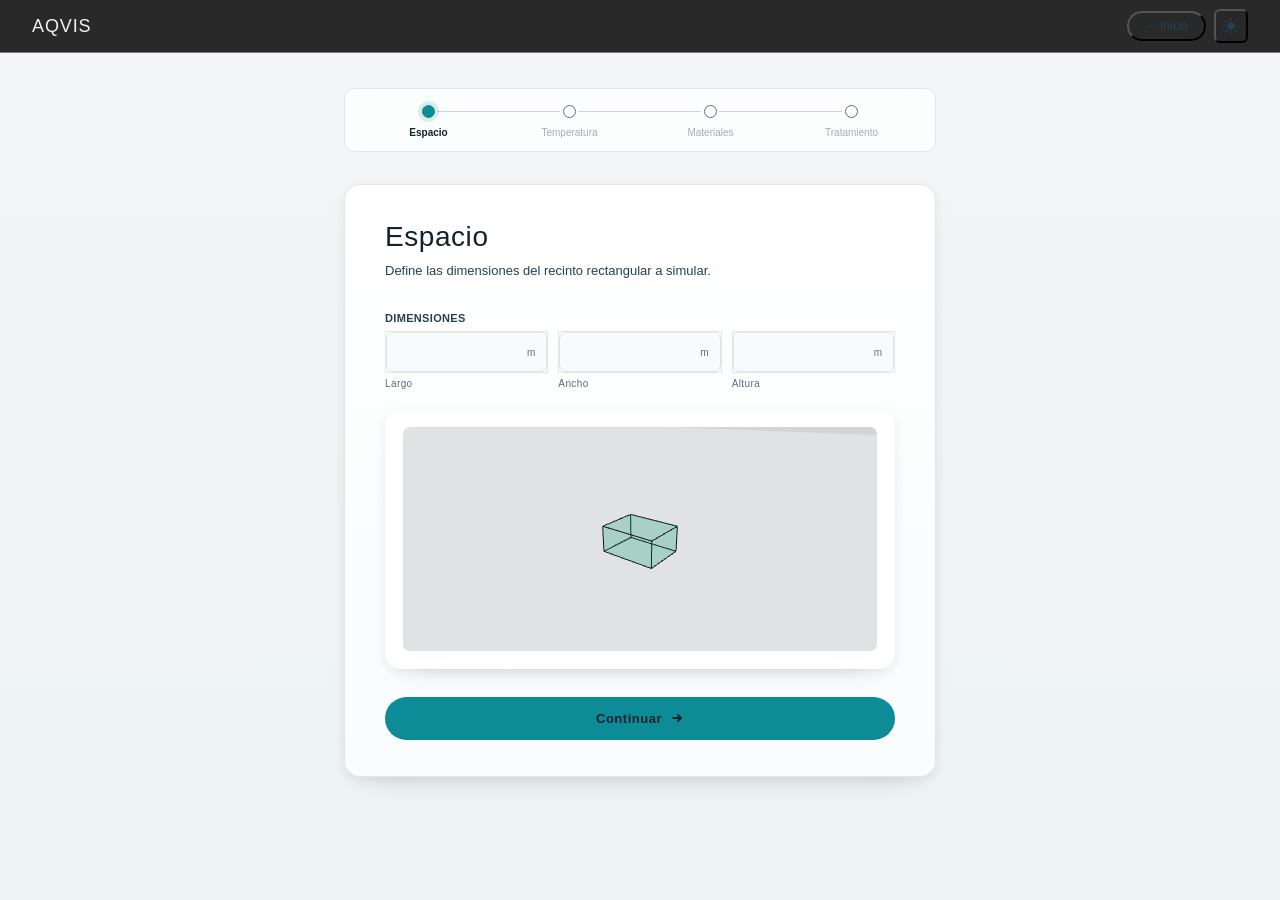
<file: simulator.html>
<!DOCTYPE html>
<html lang="es">
<head>
  <meta charset="UTF-8">
  <meta name="viewport" content="width=device-width, initial-scale=1.0">
  <title>Simulador — AQVIS</title>
  <link rel="stylesheet" href="css/global.css">
  <style>
    .sim-page {
      min-height: 100vh;
      padding-top: 52px;
      background: var(--bg);
      display: flex;
      flex-direction: column;
      align-items: center;
      padding-bottom: 60px;
    }
    .sim-inner {
      width: 100%;
      max-width: 640px;
      padding: 36px 24px 0;
    }
    .treat-feedback {
      font-size: 10px;
      font-family: var(--font-mono);
      margin-top: 4px;
      min-height: 14px;
    }
    .input-error {
      border-color: #FF4444 !important;
      box-shadow: 0 0 0 2px rgba(255,68,68,0.15);
    }
  </style>
</head>
<body>

<div class="recalc-overlay" id="recalc-overlay">
  <div class="recalc-spinner"></div>
  <div class="recalc-label">Procesando...</div>
</div>

<nav class="nav">
  <div class="nav-brand">AQVIS</div>
  <div style="display:flex;gap:8px;align-items:center">
    <button class="nav-btn" onclick="goHome()">← Inicio</button>
    <button id="theme-toggle" class="nav-btn theme-btn" onclick="toggleTheme()" aria-label="Cambiar tema"></button>
  </div>
</nav>

<div class="sim-page">
  <div class="sim-inner">

    <div id="timeline" class="timeline" role="list" aria-label="Progreso de simulación" style="margin-bottom:32px"></div>

    <!-- ══ PASO 1: ESPACIO ══ -->
    <div class="wizard-card active" id="step-1">
      <div class="wc-title">Espacio</div>
      <div class="wc-desc">Define las dimensiones del recinto rectangular a simular.</div>

      <div class="field-group">
        <label class="field-label" data-tooltip-title="Medidas de la sala" data-tooltip="Por dentro, de superficie a superficie. De aquí salen el volumen, el área total y las proporciones que luego se comparan con la región de Bolt.">Dimensiones</label>
        <div class="field-row-3">
          <div>
            <div class="field-wrap">
              <input class="field-input" type="number" id="w-largo" step="0.1" min="0.5" max="20" required>
              <span class="field-unit">m</span>
            </div>
            <span class="field-sub">Largo</span>
          </div>
          <div>
            <div class="field-wrap">
              <input class="field-input" type="number" id="w-ancho" step="0.1" min="0.5" max="20" required>
              <span class="field-unit">m</span>
            </div>
            <span class="field-sub">Ancho</span>
          </div>
          <div>
            <div class="field-wrap">
              <input class="field-input" type="number" id="w-alto" step="0.1" min="0.5" max="20" required>
              <span class="field-unit">m</span>
            </div>
            <span class="field-sub">Altura</span>
          </div>
        </div>
      </div>

      <div class="iso-panel" style="margin-top:20px">
        <div class="iso-viewport" style="flex:1;min-height:220px">
          <div class="iso-grid-bg"></div>
          <div id="three-container" style="position:absolute;inset:0;z-index:1"></div>
        </div>
      </div>

      <button class="btn-primary" id="next-step-1">
        Continuar
        <svg width="14" height="14" viewBox="0 0 14 14" fill="none">
          <path d="M3 7h8M8 4l3 3-3 3" stroke="currentColor" stroke-width="1.8" stroke-linecap="round" stroke-linejoin="round"/>
        </svg>
      </button>
    </div>

    <!-- ══ PASO 2: TEMPERATURA ══ -->
    <div class="wizard-card" id="step-2">
      <div class="wc-title">Temperatura</div>
      <div class="wc-desc">La temperatura afecta directamente la velocidad de propagación del sonido en el aire.</div>

      <div class="field-group">
        <label class="field-label" data-tooltip-title="Temperatura del aire" data-tooltip="Cambia la velocidad del sonido y, con ella, las frecuencias a las que resuena la sala y lo que absorbe el aire en las bandas agudas." data-tooltip-fx="*c* = 331.3 + 0.606·*T*">Temperatura del aire</label>
        <div class="slider-row">
          <!-- ✅ Rango: 10–30°C -->
          <input type="range" id="w-temp" min="10" max="30" value="20"
            data-val-id="w-temp-val" data-suffix="°C">
          <span class="slider-val" id="w-temp-val">20°C</span>
        </div>
        <div class="note" style="margin-top:14px" id="vsound-preview">c = 343.5 m/s a 20°C</div>
        <div class="note" style="margin-top:6px;font-size:10px;color:var(--text3)">
          Rango: 10–30°C (temperaturas típicas de ocupación y recintos sin climatización)
        </div>
      </div>

      <div class="wizard-actions">
        <button class="btn-back" type="button" onclick="goBackStep()"><svg viewBox="0 0 14 14" fill="none" aria-hidden="true"><path d="M11 7H3m4-4-4 4 4 4" stroke="currentColor" stroke-width="1.5" stroke-linecap="round" stroke-linejoin="round"/></svg>Volver</button>
        <button class="btn-primary" onclick="goToStep(3)">
          Continuar
          <svg width="14" height="14" viewBox="0 0 14 14" fill="none"><path d="M3 7h8M8 4l3 3-3 3" stroke="currentColor" stroke-width="1.8" stroke-linecap="round" stroke-linejoin="round"/></svg>
        </button>
      </div>
    </div>

    <!-- ══ PASO 3: MATERIALES ══ -->
    <div class="wizard-card" id="step-3">
      <div class="wc-title">Materiales</div>
      <div class="wc-desc">Asigna un material de construcción a cada superficie. Los materiales disponibles se filtran según el tipo de superficie.</div>

      <div class="mode-toggle">
        <button class="mtog-btn active" id="mtog-library" onclick="setMaterialMode('library')">Biblioteca</button>
        <button class="mtog-btn" id="mtog-custom" onclick="setMaterialMode('custom')">Custom por banda</button>
      </div>

      <!-- ✅ Dropdowns generados dinámicamente por buildMaterialDropdowns() -->
      <div id="lib-rows">
        <div class="mat-row">
          <span class="mat-lbl">Piso</span>
          <select class="mat-select" id="mat-piso" onchange="updateAlphaDisplay(this,'alpha-piso')"></select>
          <span class="mat-alpha" id="alpha-piso">ᾱ —</span>
        </div>
        <div class="mat-row">
          <span class="mat-lbl">Techo</span>
          <select class="mat-select" id="mat-techo" onchange="updateAlphaDisplay(this,'alpha-techo')"></select>
          <span class="mat-alpha" id="alpha-techo">ᾱ —</span>
        </div>
        <div class="mat-row">
          <span class="mat-lbl">Pared 1</span>
          <select class="mat-select" id="mat-pared1" onchange="updateAlphaDisplay(this,'alpha-pared1')"></select>
          <span class="mat-alpha" id="alpha-pared1">ᾱ —</span>
        </div>
        <div class="mat-row">
          <span class="mat-lbl">Pared 2</span>
          <select class="mat-select" id="mat-pared2" onchange="updateAlphaDisplay(this,'alpha-pared2')"></select>
          <span class="mat-alpha" id="alpha-pared2">ᾱ —</span>
        </div>
        <div class="mat-row">
          <span class="mat-lbl">Pared 3</span>
          <select class="mat-select" id="mat-pared3" onchange="updateAlphaDisplay(this,'alpha-pared3')"></select>
          <span class="mat-alpha" id="alpha-pared3">ᾱ —</span>
        </div>
        <div class="mat-row">
          <span class="mat-lbl">Pared 4</span>
          <select class="mat-select" id="mat-pared4" onchange="updateAlphaDisplay(this,'alpha-pared4')"></select>
          <span class="mat-alpha" id="alpha-pared4">ᾱ —</span>
        </div>
      </div>

      <div id="custom-note" style="display:none">
        <div class="note">Los coeficientes por banda de octava se ingresarán en el siguiente paso.</div>
      </div>

      <div class="wizard-actions">
        <button class="btn-back" type="button" onclick="goBackStep()"><svg viewBox="0 0 14 14" fill="none" aria-hidden="true"><path d="M11 7H3m4-4-4 4 4 4" stroke="currentColor" stroke-width="1.5" stroke-linecap="round" stroke-linejoin="round"/></svg>Volver</button>
        <button class="btn-primary" onclick="afterMaterials()">
          Continuar
          <svg width="14" height="14" viewBox="0 0 14 14" fill="none"><path d="M3 7h8M8 4l3 3-3 3" stroke="currentColor" stroke-width="1.8" stroke-linecap="round" stroke-linejoin="round"/></svg>
        </button>
      </div>
    </div>

    <!-- ══ PASO 4: ABSORCIÓN CUSTOM ══ -->
    <div class="wizard-card" id="step-4">
      <div class="wc-title">Absorción</div>
      <div class="wc-desc">Ingresa los coeficientes de absorción por banda de octava para cada superficie. Valores entre 0.00 y 1.00.</div>

      <div style="overflow-x:auto">
        <table class="abs-table">
          <thead>
            <tr>
              <th>Superficie</th>
              <th>125 Hz</th><th>250 Hz</th><th>500 Hz</th>
              <th>1k Hz</th><th>2k Hz</th><th>4k Hz</th>
            </tr>
          </thead>
          <tbody id="abs-tbody"></tbody>
        </table>
      </div>

      <div class="note" style="margin-top:14px">
        Fuente sugerida: FADU-UdelaR (2012) / Bies &amp; Hansen (2024)
      </div>

      <div class="wizard-actions">
        <button class="btn-back" type="button" onclick="goBackStep()"><svg viewBox="0 0 14 14" fill="none" aria-hidden="true"><path d="M11 7H3m4-4-4 4 4 4" stroke="currentColor" stroke-width="1.5" stroke-linecap="round" stroke-linejoin="round"/></svg>Volver</button>
        <button class="btn-primary" onclick="afterCustomAbsorption()">
          Continuar
          <svg width="14" height="14" viewBox="0 0 14 14" fill="none"><path d="M3 7h8M8 4l3 3-3 3" stroke="currentColor" stroke-width="1.8" stroke-linecap="round" stroke-linejoin="round"/></svg>
        </button>
      </div>
    </div>

    <!-- ══ PASO 5: TRATAMIENTO YES/NO ══ -->
    <div class="wizard-card" id="step-5">
      <div class="wc-title">Tratamiento</div>
      <div class="wc-desc">¿El recinto cuenta con materiales de tratamiento acústico adicionales a la construcción base?</div>

      <div class="yn-grid">
        <div class="yn-card" id="yn-yes" onclick="selectTreatment(true)" data-tooltip-title="Con tratamiento" data-tooltip="Se añade un paso para decir qué material absorbente pones en cada cara y cuántos metros cuadrados cubre. Hace falta el área porque el tratamiento casi nunca cubre la pared entera. Habilita además los modelos de Fitzroy y Millington.">
          <div class="yn-label">Sí</div>
          <div class="yn-desc">paneles, espuma, alfombra, cortinas...</div>
        </div>
        <div class="yn-card" id="yn-no" onclick="selectTreatment(false)" data-tooltip-title="Sin tratamiento" data-tooltip="La absorción sale sólo de los materiales de construcción de las seis caras. Fitzroy y Millington necesitan tratamiento definido, así que no estarán disponibles.">
          <div class="yn-label">No</div>
          <div class="yn-desc">solo materiales de construcción</div>
        </div>
      </div>

      <div class="wizard-actions">
        <button class="btn-back" type="button" onclick="goBackStep()"><svg viewBox="0 0 14 14" fill="none" aria-hidden="true"><path d="M11 7H3m4-4-4 4 4 4" stroke="currentColor" stroke-width="1.5" stroke-linecap="round" stroke-linejoin="round"/></svg>Volver</button>
        <button class="btn-primary" id="treat-continue-btn" style="display:none" onclick="continueTreatment()">
          Continuar
          <svg width="14" height="14" viewBox="0 0 14 14" fill="none"><path d="M3 7h8M8 4l3 3-3 3" stroke="currentColor" stroke-width="1.8" stroke-linecap="round" stroke-linejoin="round"/></svg>
        </button>
      </div>
    </div>

    <!-- ══ PASO 6: TRATAMIENTO DETALLE ══ -->
    <div class="wizard-card" id="step-6">
      <div class="wc-title">Detalle de tratamiento</div>
      <div class="wc-desc">Selecciona el tipo de tratamiento y los m² que ocupa en cada superficie. Los materiales disponibles se filtran por tipo de superficie.</div>

      <!-- ✅ Dropdowns generados por buildTreatmentDropdowns() + validación m² -->
      <div id="treat-rows">
        <div class="mat-row treatment-row" style="grid-template-columns:72px 1fr 52px 110px;margin-bottom:12px">
          <span class="mat-lbl">Piso</span>
          <select class="mat-select" id="treat-mat-piso" onchange="updateTreatmentAlpha(this,'treat-alpha-piso')"></select>
          <span class="mat-alpha" id="treat-alpha-piso">ᾱ —</span>
          <div>
            <div class="field-wrap">
              <input class="field-input" type="number" id="treat-m2-piso" value="0" min="0" step="0.1" style="padding-right:28px">
              <span class="field-unit">m²</span>
            </div>
            <div class="treat-feedback"></div>
          </div>
        </div>

        <div class="mat-row treatment-row" style="grid-template-columns:72px 1fr 52px 110px;margin-bottom:12px">
          <span class="mat-lbl">Techo</span>
          <select class="mat-select" id="treat-mat-techo" onchange="updateTreatmentAlpha(this,'treat-alpha-techo')"></select>
          <span class="mat-alpha" id="treat-alpha-techo">ᾱ —</span>
          <div>
            <div class="field-wrap">
              <input class="field-input" type="number" id="treat-m2-techo" value="0" min="0" step="0.1" style="padding-right:28px">
              <span class="field-unit">m²</span>
            </div>
            <div class="treat-feedback"></div>
          </div>
        </div>

        <div class="mat-row treatment-row" style="grid-template-columns:72px 1fr 52px 110px;margin-bottom:12px">
          <span class="mat-lbl">Pared 1</span>
          <select class="mat-select" id="treat-mat-pared1" onchange="updateTreatmentAlpha(this,'treat-alpha-pared1')"></select>
          <span class="mat-alpha" id="treat-alpha-pared1">ᾱ —</span>
          <div>
            <div class="field-wrap">
              <input class="field-input" type="number" id="treat-m2-pared1" value="0" min="0" step="0.1" style="padding-right:28px">
              <span class="field-unit">m²</span>
            </div>
            <div class="treat-feedback"></div>
          </div>
        </div>

        <div class="mat-row treatment-row" style="grid-template-columns:72px 1fr 52px 110px;margin-bottom:12px">
          <span class="mat-lbl">Pared 2</span>
          <select class="mat-select" id="treat-mat-pared2" onchange="updateTreatmentAlpha(this,'treat-alpha-pared2')"></select>
          <span class="mat-alpha" id="treat-alpha-pared2">ᾱ —</span>
          <div>
            <div class="field-wrap">
              <input class="field-input" type="number" id="treat-m2-pared2" value="0" min="0" step="0.1" style="padding-right:28px">
              <span class="field-unit">m²</span>
            </div>
            <div class="treat-feedback"></div>
          </div>
        </div>

        <div class="mat-row treatment-row" style="grid-template-columns:72px 1fr 52px 110px;margin-bottom:12px">
          <span class="mat-lbl">Pared 3</span>
          <select class="mat-select" id="treat-mat-pared3" onchange="updateTreatmentAlpha(this,'treat-alpha-pared3')"></select>
          <span class="mat-alpha" id="treat-alpha-pared3">ᾱ —</span>
          <div>
            <div class="field-wrap">
              <input class="field-input" type="number" id="treat-m2-pared3" value="0" min="0" step="0.1" style="padding-right:28px">
              <span class="field-unit">m²</span>
            </div>
            <div class="treat-feedback"></div>
          </div>
        </div>

        <div class="mat-row treatment-row" style="grid-template-columns:72px 1fr 52px 110px;margin-bottom:0">
          <span class="mat-lbl">Pared 4</span>
          <select class="mat-select" id="treat-mat-pared4" onchange="updateTreatmentAlpha(this,'treat-alpha-pared4')"></select>
          <span class="mat-alpha" id="treat-alpha-pared4">ᾱ —</span>
          <div>
            <div class="field-wrap">
              <input class="field-input" type="number" id="treat-m2-pared4" value="0" min="0" step="0.1" style="padding-right:28px">
              <span class="field-unit">m²</span>
            </div>
            <div class="treat-feedback"></div>
          </div>
        </div>
      </div>

      <div class="note" style="margin-top:14px">
        α_resultante = (α_base × área_libre + α_tratamiento × m²_tratamiento) / área_total
      </div>

      <div class="wizard-actions">
        <button class="btn-back" type="button" onclick="goBackStep()"><svg viewBox="0 0 14 14" fill="none" aria-hidden="true"><path d="M11 7H3m4-4-4 4 4 4" stroke="currentColor" stroke-width="1.5" stroke-linecap="round" stroke-linejoin="round"/></svg>Volver</button>
        <button class="btn-primary" onclick="runAndRedirect()">
          Calcular simulación
          <svg width="14" height="14" viewBox="0 0 14 14" fill="none"><circle cx="7" cy="7" r="5" stroke="currentColor" stroke-width="1.5"/><path d="M5 7l2 2 3-3" stroke="currentColor" stroke-width="1.5" stroke-linecap="round" stroke-linejoin="round"/></svg>
        </button>
      </div>
    </div>

  </div>
</div>

<script src="js/three.min.js"></script>
<script src="js/OrbitControls.js"></script>
<script src="js/aqengine.js"></script>
<script src="js/formulas.js"></script>
<script src="js/app.js"></script>
<script src="js/wizard.js"></script>
<script src="js/simulator-renderer.js"></script>
<script>
document.addEventListener('DOMContentLoaded', () => {
  // Tabla custom de absorción (36 inputs)
  const surfaces = ['Piso','Techo','Pared 1','Pared 2','Pared 3','Pared 4'];
  const ids      = ['piso','techo','pared1','pared2','pared3','pared4'];
  const defaults = [
    [0.01,0.01,0.02,0.02,0.02,0.02],
    [0.02,0.02,0.03,0.04,0.04,0.03],
    [0.02,0.02,0.03,0.04,0.04,0.03],
    [0.02,0.02,0.03,0.04,0.04,0.03],
    [0.03,0.03,0.04,0.05,0.07,0.09],
    [0.03,0.03,0.04,0.05,0.07,0.09],
  ];
  const tbody = document.getElementById('abs-tbody');
  if (tbody) {
    tbody.innerHTML = surfaces.map((name, si) =>
      `<tr><td>${name}</td>${defaults[si].map((v, bi) =>
        `<td><input class="abs-input" type="number" id="abs-${ids[si]}-${bi}" value="${v}" min="0" max="1" step="0.01"></td>`
      ).join('')}</tr>`
    ).join('');
  }
});
</script>
</body>
</html>
</file>
<file: css/global.css>
*, *::before, *::after { margin: 0; padding: 0; box-sizing: border-box; }

/* Transición sutil entre páginas (index → simulator → results).
   Sin efecto en navegadores sin soporte de cross-document view
   transitions: simplemente navegan como siempre. */
@view-transition {
  navigation: auto;
}

::view-transition-old(root),
::view-transition-new(root) {
  animation-duration: 0.22s;
  animation-timing-function: cubic-bezier(0.4, 0, 0.2, 1);
}

:root {
  --bg:        #050505;
  --surface:   #0e0e0e;
  --surface2:  #161616;
  --surface3:  #1f1f1f;
  --border:    #222222;
  --border2:   #2e2e2e;
  --text:      #f0f0f0;
  --text2:     #e4e4e4;
  --text3:     #bebebe;
  --accent:    #00c2cb;
  --accent-dim: rgba(0,194,203,0.16);
  --mode-axial: #2563eb;
  --mode-tangential: #f59e0b;
  --mode-oblique: #e83e8c;

  /* Barra superior: siempre oscura por diseño, independiente del tema */
  --nav-bg: rgba(5,5,5,0.85);

  --font-title: 'Segoe UI Variable Display', 'Segoe UI', sans-serif;
  --font-body:  'Arial', 'Helvetica Neue', sans-serif;
  --font-mono:  'Segoe UI Variable Text', 'Segoe UI', Arial, sans-serif;

  --radius:    10px;
  --radius-sm: 7px;
  --radius-lg: 16px;
  --radius-pill: 100px;

  --shadow-card: 0 1px 2px rgba(0,0,0,0.35), 0 10px 24px -16px rgba(0,0,0,0.65);

  --transition: all 0.22s cubic-bezier(0.4,0,0.2,1);

  /* 3D render filter defaults (dark mode) */
  --three-invert: 0;
  --three-hue: 0deg;
  --three-contrast: 1;
}

/* Light mode overrides when body has .light-mode */
.light-mode {
  --bg:        linear-gradient(180deg, #f4f7f8 0%, #edf2f4 100%);
  --surface:   #ffffff;
  --surface2:  #f8fafb;
  --surface3:  #eef4f5;
  --border:    #dfe9eb;
  --border2:   #c9d7dc;
  --text:      #12232d;
  --text2:     #284152;
  --text3:     #57707a;
  --accent:    #0d8b96;
  --accent-dim: rgba(13,139,150,0.12);
  --shadow-card: 0 3px 12px rgba(15,36,46,0.08), 0 18px 30px -24px rgba(15,36,46,0.2);

  /* Ajuste visual exclusivo para el tema claro */
  background: linear-gradient(180deg, #f4f7f8 0%, #edf2f4 100%);
}

.light-mode .wizard-card,
.light-mode .timeline,
.light-mode .field-wrap,
.light-mode .mat-select,
.light-mode .field-input {
  border: 1px solid var(--border);
}

.light-mode .wizard-card {
  background: linear-gradient(180deg, rgba(255,255,255,0.96) 0%, rgba(250,252,253,0.98) 100%);
}

.light-mode .timeline {
  background: rgba(255,255,255,0.72);
  backdrop-filter: blur(10px);
}

.light-mode .field-wrap,
.light-mode .mat-select,
.light-mode .field-input {
  background: var(--surface2);
  box-shadow: inset 0 1px 0 rgba(255,255,255,0.6);
}

.light-mode .nav-btn {
  background: rgba(17, 35, 45, 0.06);
  color: var(--text2);
}

.light-mode .nav-btn:hover {
  background: rgba(17, 35, 45, 0.1);
  color: var(--text);
}

/* Invert 3D render when light mode enabled to get quick negative-like effect */
.light-mode {
  --three-invert: 0.95;
  --three-hue: 160deg;
  --three-contrast: 0.92;
}

.light-mode #three-container canvas {
  filter: invert(var(--three-invert)) hue-rotate(var(--three-hue)) contrast(var(--three-contrast));
  transition: filter 220ms ease;
}

/* Theme button styles
   Nota: este botón también lleva la clase .nav-btn (para heredar el
   hover/transition base), cuyas reglas de padding/border-radius caerían
   más abajo en la cascada y ganarían con igual especificidad — por eso
   el selector va calificado con "button" acá, para que el tamaño e
   ícono del toggle nunca dependan del orden de las reglas. */
button.theme-btn {
  display: inline-flex;
  align-items: center;
  justify-content: center;
  width: 34px;
  height: 34px;
  padding: 6px;
  border-radius: 6px;
  background: transparent;
  color: #e4e4e4; /* fijo: el nav siempre es oscuro, no sigue var(--text) */
}
button.theme-btn svg { width: 18px; height: 18px; display: block; }
button.theme-btn:hover { background: rgba(255,255,255,0.08); }

@keyframes theme-spin {
  from { transform: rotate(0deg); }
  to   { transform: rotate(360deg); }
}
button.theme-btn.spin { animation: theme-spin 420ms ease; }

html { scroll-behavior: smooth; }

body {
  font-family: var(--font-body);
  background: var(--bg);
  color: var(--text);
  min-height: 100vh;
  overflow-x: hidden;
  -webkit-font-smoothing: antialiased;
}

.aq-tooltip {
  position: fixed;
  z-index: 3000;
  max-width: min(300px, calc(100vw - 24px));
  padding: 9px 11px 9px 13px;
  border: 1px solid var(--accent);
  border-radius: 6px;
  background: rgba(10, 18, 19, 0.96);
  box-shadow: 0 8px 22px rgba(0,0,0,0.4), inset 3px 0 0 var(--accent);
  color: var(--text2);
  font-family: var(--font-mono);
  font-size: 12px;
  line-height: 1.55;
  text-align: justify;
  hyphens: auto;
  pointer-events: none;
  opacity: 0;
  transform: translateY(4px);
  transition: opacity 0.14s ease, transform 0.14s ease;
}

.aq-tooltip.visible { opacity: 1; transform: translateY(0); }
.light-mode .aq-tooltip { background: rgba(255,255,255,0.97); color: var(--text2); }

a { text-decoration: none; color: inherit; }
button { cursor: pointer; font-family: var(--font-body); }
input, select { font-family: var(--font-body); }

::-webkit-scrollbar { width: 4px; }
::-webkit-scrollbar-track { background: var(--bg); }
::-webkit-scrollbar-thumb { background: var(--border2); border-radius: 2px; }

/* ── NAV ── */
.nav {
  position: fixed;
  top: 0; left: 0; right: 0;
  z-index: 1000;
  height: 52px;
  display: flex;
  align-items: center;
  justify-content: space-between;
  padding: 0 32px;
  background: var(--nav-bg);
  backdrop-filter: blur(16px);
  box-shadow: 0 1px 0 rgba(0,0,0,0.5);
}

.nav-brand {
  font-family: var(--font-title);
  font-size: 18px;
  letter-spacing: 0.05em;
  color: #f0f0f0; /* fijo: el nav siempre es oscuro, no sigue var(--text) */
}

.nav-btn {
  background: rgba(255,255,255,0.06);
  color: #e4e4e4;
  padding: 6px 16px;
  border-radius: var(--radius-pill);
  font-size: 12px;
  font-family: var(--font-body);
  font-weight: 500;
  cursor: pointer;
  transition: var(--transition);
}

.nav-btn:hover {
  background: rgba(255,255,255,0.12);
  color: #ffffff;
}

/* ── TIMELINE PILLS ── */
.timeline {
  display: flex;
  flex-wrap: wrap;
  align-items: center;
  justify-content: center;
  gap: 2px;
  background: var(--surface);
  box-shadow: var(--shadow-card);
  border-radius: var(--radius-pill);
  padding: 5px;
  width: fit-content;
  max-width: 100%;
  margin: 0 auto 36px;
}

.tl-pill {
  padding: 7px 14px;
  border-radius: var(--radius-pill);
  font-size: 12px;
  font-weight: 500;
  color: var(--text3);
  cursor: default;
  transition: var(--transition);
  white-space: nowrap;
  user-select: none;
}

.tl-pill.active {
  background: var(--accent);
  color: var(--bg);
  font-weight: 600;
}

.tl-pill.done {
  color: var(--text2);
}

/* Timeline por nodos conectados del wizard */
.timeline {
  display: grid;
  grid-template-columns: repeat(var(--timeline-steps, 4), minmax(0, 1fr));
  align-items: start;
  width: 100%;
  padding: 16px 14px 12px;
  border: 1px solid var(--border2);
  border-radius: var(--radius);
  background: var(--surface);
  box-shadow: inset 0 1px 0 rgba(255,255,255,0.025);
}

.tl-node { position: relative; z-index: 0; display: flex; min-width: 0; flex-direction: column; align-items: center; gap: 8px; text-align: center; }
.tl-node:not(:last-child)::after { position: absolute; z-index: -1; top: 6px; left: calc(50% + 8px); right: calc(-50% + 8px); height: 1px; background: var(--border2); content: ''; }
.tl-node.done::after { background: var(--accent); box-shadow: 0 0 8px var(--accent-dim); }
.tl-dot { display: block; width: 13px; height: 13px; flex: 0 0 13px; border: 1px solid var(--text3); border-radius: 50%; background: var(--surface); transition: var(--transition); }
.tl-node.active .tl-dot { border-color: var(--accent); background: var(--accent); box-shadow: 0 0 0 4px var(--accent-dim), 0 0 14px var(--accent-dim); }
.tl-node.done .tl-dot { border-color: var(--accent); background: var(--accent); }
.tl-label { max-width: 100%; color: var(--text3); font-size: 10px; font-weight: 500; line-height: 1.3; overflow-wrap: anywhere; transition: opacity 220ms ease, color 220ms ease; }
.tl-node.active .tl-label { color: var(--text); font-weight: 700; }
.tl-node.done .tl-label, .tl-node.upcoming .tl-label { opacity: 0.55; }
@media (max-width: 520px) { .timeline { padding: 14px 8px 10px; } .tl-node { gap: 7px; } .tl-label { font-size: 9px; } }

/* ── WIZARD CARD ── */
.wizard-card {
  background: var(--surface);
  box-shadow: var(--shadow-card);
  border-radius: var(--radius-lg);
  padding: 36px 40px;
  width: 100%;
  max-width: 640px;
  margin: 0 auto;
  display: none;
  animation: fadeUp 0.35s cubic-bezier(0.34,1.2,0.64,1);
}

.wizard-card.active { display: block; }

@keyframes fadeUp {
  from { opacity: 0; transform: translateY(18px) scale(0.98); }
  to   { opacity: 1; transform: translateY(0) scale(1); }
}

@keyframes fadeOut {
  from { opacity: 1; transform: translateY(0); }
  to   { opacity: 0; transform: translateY(-12px); }
}

.results-title {
  font-family: var(--font-body);
  font-size: 11px;
  font-weight: 700;
  letter-spacing: 0.08em;
  text-transform: uppercase;
  color: var(--text);
}

.wc-title {
  font-family: var(--font-body);
  font-size: 28px;
  letter-spacing: 0.02em;
  margin-bottom: 8px;
  color: var(--text);
}

.wc-desc {
  font-size: 13px;
  color: var(--text2);
  line-height: 1.6;
  margin-bottom: 30px;
  font-weight: 300;
}

/* ── FORM ── */
.field-group { margin-bottom: 18px; }
.field-group:last-of-type { margin-bottom: 0; }

.field-label {
  display: block;
  font-size: 11px;
  font-weight: 600;
  color: var(--text2);
  margin-bottom: 7px;
  letter-spacing: 0.03em;
  text-transform: uppercase;
  font-family: var(--font-body);
}

.field-row-3 { display: grid; grid-template-columns: 1fr 1fr 1fr; gap: 10px; }
.field-row-2 { display: grid; grid-template-columns: 1fr 1fr; gap: 10px; }

.field-wrap { position: relative; }

.field-input {
  width: 100%;
  background: var(--surface2);
  border: 1px solid var(--border2);
  border-radius: var(--radius-sm);
  padding: 11px 36px 11px 14px;
  font-size: 14px;
  font-family: var(--font-mono);
  font-weight: 400;
  color: var(--text);
  transition: var(--transition);
  outline: none;
  appearance: none;
  -moz-appearance: textfield;
}

.field-input::-webkit-outer-spin-button,
.field-input::-webkit-inner-spin-button { -webkit-appearance: none; }

.field-input:focus {
  border-color: var(--accent);
  background: var(--surface3);
  box-shadow: 0 0 0 3px var(--accent-dim);
}

.field-unit {
  position: absolute;
  right: 12px;
  top: 50%;
  transform: translateY(-50%);
  font-size: 10px;
  font-family: var(--font-mono);
  color: var(--text3);
  pointer-events: none;
}

.field-sub {
  display: block;
  font-size: 10px;
  color: var(--text3);
  margin-top: 5px;
  font-family: var(--font-mono);
  letter-spacing: 0.04em;
}

/* ── SLIDER ── */
.slider-row { display: flex; align-items: center; gap: 16px; }

input[type="range"] {
  flex: 1;
  appearance: none;
  height: 2px;
  border-radius: 1px;
  outline: none;
  cursor: pointer;
  background: linear-gradient(to right, #fff 50%, var(--surface3) 50%);
}

input[type="range"]::-webkit-slider-thumb {
  appearance: none;
  width: 14px; height: 14px;
  border-radius: 50%;
  background: var(--accent);
  border: 2px solid var(--surface);
  box-shadow: 0 0 0 3px var(--accent-dim);
  cursor: pointer;
  transition: transform 0.15s;
}

input[type="range"]::-webkit-slider-thumb:hover { transform: scale(1.25); }

.slider-val {
  font-family: var(--font-mono);
  font-size: 13px;
  font-weight: 700;
  color: var(--accent);
  min-width: 46px;
  text-align: right;
}

/* ── SELECT ── */
.mat-select {
  width: 100%;
  background: var(--surface2);
  border: 1px solid var(--border2);
  border-radius: var(--radius-sm);
  padding: 9px 12px;
  font-size: 12px;
  font-family: var(--font-body);
  color: var(--text);
  outline: none;
  cursor: pointer;
  transition: var(--transition);
  appearance: none;
  background-image: url("data:image/svg+xml,%3Csvg xmlns='http://www.w3.org/2000/svg' width='10' height='6' fill='none'%3E%3Cpath d='M1 1l4 4 4-4' stroke='%23666' stroke-width='1.5' stroke-linecap='round'/%3E%3C/svg%3E");
  background-repeat: no-repeat;
  background-position: right 10px center;
  padding-right: 28px;
}

.mat-select:focus { border-color: var(--accent); box-shadow: 0 0 0 3px var(--accent-dim); }

/* ── MAT ROW ── */
.mat-row {
  display: grid;
  grid-template-columns: 72px 1fr auto;
  align-items: center;
  gap: 10px;
  padding: 10px 14px;
  background: var(--surface2);
  border-radius: var(--radius-sm);
  margin-bottom: 7px;
  transition: background 0.2s;
}

.mat-row:last-child { margin-bottom: 0; }
.mat-row:hover { background: var(--surface3); }

.mat-lbl {
  font-size: 11px;
  font-weight: 600;
  color: var(--text2);
  font-family: var(--font-body);
  letter-spacing: 0.04em;
}

.mat-alpha {
  font-size: 11px;
  font-family: var(--font-mono);
  color: var(--text2);
  white-space: nowrap;
}

/* ── BUTTONS ── */
.btn-primary {
  width: 100%;
  margin-top: 28px;
  background: var(--accent);
  color: var(--bg);
  border: none;
  border-radius: var(--radius-pill);
  padding: 14px;
  font-size: 13px;
  font-family: var(--font-body);
  font-weight: 600;
  letter-spacing: 0.04em;
  cursor: pointer;
  transition: var(--transition);
  display: flex;
  align-items: center;
  justify-content: center;
  gap: 8px;
}

.btn-primary:hover {
  filter: brightness(1.12);
  transform: translateY(-1px);
}

.btn-primary:active { transform: translateY(0); }

.wizard-actions { display:flex; align-items:center; gap:10px; margin-top:28px; }
.wizard-actions .btn-primary { width:auto; flex:1; margin-top:0; }
.btn-back {
  display:inline-flex;
  min-height:46px;
  align-items:center;
  justify-content:center;
  gap:7px;
  padding:0 16px;
  border:1px solid var(--border2);
  border-radius:var(--radius-pill);
  background:var(--surface2);
  color:var(--text2);
  font-size:12px;
  font-weight:600;
  white-space:nowrap;
  transition:var(--transition);
}
.btn-back:hover { border-color:var(--accent); color:var(--text); }
.btn-back svg { width:13px; height:13px; }
@media (max-width:520px) { .wizard-actions { gap:8px; } .btn-back { padding:0 12px; } }

.btn-outline {
  width: 100%;
  margin-top: 10px;
  background: transparent;
  color: var(--text2);
  border: 1px solid var(--border2);
  border-radius: var(--radius-pill);
  padding: 13px;
  font-size: 13px;
  font-family: var(--font-body);
  font-weight: 500;
  cursor: pointer;
  transition: var(--transition);
  display: flex;
  align-items: center;
  justify-content: center;
  gap: 8px;
}

.btn-outline:hover {
  border-color: #555;
  color: var(--text);
}

/* ── MODE TOGGLE ── */
.mode-toggle {
  display: flex;
  background: var(--surface2);
  box-shadow: var(--shadow-card);
  border-radius: var(--radius-pill);
  padding: 4px;
  margin-bottom: 20px;
  gap: 3px;
}

.mtog-btn {
  flex: 1;
  padding: 7px 12px;
  font-size: 11px;
  font-weight: 600;
  font-family: var(--font-body);
  border: none;
  border-radius: var(--radius-pill);
  background: transparent;
  color: var(--text3);
  cursor: pointer;
  transition: var(--transition);
  letter-spacing: 0.03em;
}

.mtog-btn.active {
  background: var(--accent);
  color: var(--bg);
}

/* ── YES/NO ── */
.yn-grid { display: grid; grid-template-columns: 1fr 1fr; gap: 12px; }

.yn-card {
  padding: 22px 16px;
  background: var(--surface2);
  box-shadow: var(--shadow-card);
  border-radius: var(--radius);
  cursor: pointer;
  transition: var(--transition);
  text-align: center;
}

.yn-card:hover { background: var(--surface3); }
.yn-card.selected { box-shadow: 0 0 0 2px var(--accent), var(--shadow-card); background: var(--surface3); }

.yn-label { font-size: 15px; font-weight: 600; color: var(--text); }
.yn-desc  { font-size: 11px; color: var(--text3); margin-top: 4px; font-family: var(--font-mono); }

/* ── CHIPS ── */
.chip {
  display: inline-flex;
  align-items: center;
  gap: 4px;
  padding: 3px 10px;
  border-radius: var(--radius-pill);
  font-size: 10px;
  font-weight: 600;
  font-family: var(--font-body);
}

.chip-good { background: rgba(100,220,130,0.1); color: #64dc82; border: 1px solid rgba(100,220,130,0.2); }
.chip-warn { background: rgba(240,180,50,0.1);  color: #f0b432; border: 1px solid rgba(240,180,50,0.2); }
.chip-bad  { background: rgba(240,80,80,0.1);   color: #f05050; border: 1px solid rgba(240,80,80,0.2); }

/* ── NOTES ── */
.note {
  text-align: justify;
  hyphens: auto;
  padding: 12px 14px;
  border-radius: var(--radius-sm);
  font-size: 12.5px;
  font-family: var(--font-mono);
  line-height: 1.7;
  margin-top: 12px;
  color: var(--text2);
  background: var(--surface2);
}
/* La frase de cabeza de la nota va destacada: dice QUÉ le pasa a la sala
   antes de dar la cifra, y es lo que hay que poder leer de un vistazo. */
.note b { color: var(--text); font-weight: 600; }
.note i { color: var(--text3); font-style: italic; }

/* ── RECALC OVERLAY ── */
.recalc-overlay {
  position: fixed;
  inset: 0;
  z-index: 900;
  backdrop-filter: blur(12px);
  background: rgba(5,5,5,0.7);
  display: none;
  align-items: center;
  justify-content: center;
  flex-direction: column;
  gap: 14px;
}

.recalc-overlay.active { display: flex; }

.recalc-spinner {
  width: 32px; height: 32px;
  border: 2px solid var(--border2);
  border-top-color: var(--text);
  border-radius: 50%;
  animation: spin 0.7s linear infinite;
}

@keyframes spin { to { transform: rotate(360deg); } }

.recalc-label {
  font-size: 12px;
  color: var(--text2);
  letter-spacing: 0.15em;
  font-family: var(--font-mono);
}

/* ── TABS ── */
.tab-nav {
  display: flex;
  gap: 0;
  padding: 6px 6px 0;
  background: var(--surface2);
  border-bottom: 1px solid var(--border);
  overflow-x: auto;
  scrollbar-width: none;
}

.tab-nav::-webkit-scrollbar { display: none; }

.tab-btn {
  padding: 8px 16px;
  font-size: 11px;
  font-weight: 600;
  font-family: var(--font-body);
  border: none;
  background: transparent;
  color: var(--text3);
  border-radius: 7px 7px 0 0;
  cursor: pointer;
  transition: var(--transition);
  white-space: nowrap;
  border-bottom: 2px solid transparent;
  margin-bottom: -1px;
  letter-spacing: 0.03em;
}

.tab-btn:hover:not(.active) { color: var(--text2); }
.tab-btn.active { color: var(--text); border-bottom-color: var(--accent); }

.tab-content { padding: 22px; }
.tab-pane { display: none; }
.tab-pane.active { display: block; animation: fadeUp 0.22s ease; }

/* ── DECAY: selector de método RT60 ── */
.decay-status-dot {
  display: inline-block;
  width: 6px; height: 6px;
  border-radius: 50%;
  margin-right: 6px;
  vertical-align: middle;
}
.decay-status-dot.rt-good { background: #64dc82; }
.decay-status-dot.rt-warn { background: #f0b432; }
.decay-status-dot.rt-bad  { background: #f05050; }

/* ── PARAM CARDS ── */
 .param-grid {
  display: grid;
  grid-template-columns: repeat(auto-fit, minmax(220px, 1fr));
  gap: 14px;
}

.param-card {
  background: var(--surface2);
  box-shadow: var(--shadow-card);
  border-radius: var(--radius-sm);
  padding: 16px;
  min-height: 136px;
  display: flex;
  flex-direction: column;
  justify-content: space-between;
}

.param-lbl {
  font-size: 10px;
  font-weight: 600;
  letter-spacing: 0.04em;
  text-transform: uppercase;
  color: var(--text3);
  margin-bottom: 8px;
  font-family: var(--font-body);
}
.param-val {
  font-size: 24px;
  font-weight: 700;
  color: var(--text);
  font-family: var(--font-body);
  line-height: 1;
}
.param-unit {
  font-size: 10px;
  color: var(--text3);
  margin-top: 4px;
  font-family: var(--font-body);
}

/* ── MODOS: cabecera + histograma de densidad ── */
.modos-head { display: flex; align-items: center; gap: 16px; margin-bottom: 18px; flex-wrap: wrap; }
.schroeder-lbl { font-size: 11px; color: var(--text2); font-family: var(--font-mono); }
.schroeder-lbl strong { color: var(--text); }
.zone-hint { font-size: 10px; color: var(--text3); font-family: var(--font-mono); }

.density-card {
  background: var(--surface2);
  box-shadow: var(--shadow-card);
  border-radius: var(--radius-sm);
  padding: 18px 20px 14px;
  margin-bottom: 20px;
}
.density-title {
  font-size: 10px; font-weight: 700; letter-spacing: 0.14em; text-transform: uppercase;
  color: var(--text3); font-family: var(--font-mono); margin-bottom: 12px;
}
.legend-row { display: flex; gap: 18px; margin-top: 10px; flex-wrap: wrap; }
.legend-item { display: flex; align-items: center; gap: 6px; font-size: 11px; color: var(--text3); font-family: var(--font-mono); }
.legend-dot { width: 8px; height: 8px; border-radius: 2px; flex-shrink: 0; }

/* ── MODOS: columnas por tipo ── */
.modes-type-tabs { display:flex; gap:4px; width:100%; margin-bottom:14px; padding:3px; overflow-x:auto; background:var(--surface2); border-radius:7px; scrollbar-width:none; }
.modes-type-tabs::-webkit-scrollbar { display:none; }
.modes-type-btn { flex:1; min-width:130px; padding:8px 6px; border:0; border-radius:5px; background:transparent; color:var(--text3); font-size:10px; font-weight:600; white-space:nowrap; }
.modes-type-btn.active { background:var(--accent); color:var(--bg); }
.modes-cols { display: grid; grid-template-columns: 1fr; gap: 0; }
.modes-cols > [data-mode-type] { display:none; }
.modes-cols > [data-mode-type].active { display:block; }

.modes-col-head {
  display: flex; align-items: center; gap: 7px; margin-bottom: 10px; padding-bottom: 8px;
  border-bottom: 1px solid var(--border);
}
.modes-col-dot { width: 8px; height: 8px; border-radius: 2px; flex-shrink: 0; }
.modes-col-title { font-size: 11px; font-weight: 700; letter-spacing: 0.08em; text-transform: uppercase; color: var(--text); }
.modes-col-count { font-size: 10px; color: var(--text3); font-family: var(--font-mono); margin-left: auto; white-space: nowrap; }

.modes-list { display:grid; grid-template-columns:repeat(4,minmax(0,1fr)); gap:5px; padding-right:2px; }

.mode-row-v2 {
  display: flex; align-items: baseline; justify-content: space-between; gap: 8px;
  padding: 7px 10px; background: var(--surface2); border-radius: 6px; border-left: 2px solid transparent;
  width: 100%; min-width:0; border-top: 0; border-right: 0; border-bottom: 0; text-align: left; cursor: pointer; color: inherit;
  transition: background 140ms ease, border-color 140ms ease;
}
.mode-row-v2:hover, .mode-row-v2.selected {
  background: var(--surface3); border-left-color: var(--accent);
}
.mode-row-v2 .freq { font-size: 13px; font-weight: 700; color: var(--text); font-family: var(--font-mono); white-space: nowrap; }
.mode-row-v2 .lbl  { min-width:0; overflow:hidden; text-overflow:ellipsis; font-size:10px; color:var(--text3); font-family:var(--font-mono); text-align:right; white-space:nowrap; }
.selected-mode-label { margin: -8px 0 14px; font-size: 11px; color: var(--accent); font-family: var(--font-mono); }

.col-axial .modes-col-dot      { background:var(--mode-axial); }
.col-axial .mode-row-v2        { border-left-color:var(--mode-axial); }
.col-tangencial .modes-col-dot { background:var(--mode-tangential); }
.col-tangencial .mode-row-v2   { border-left-color:var(--mode-tangential); }
.col-oblicuo .modes-col-dot    { background:var(--mode-oblique); }
.col-oblicuo .mode-row-v2      { border-left-color:var(--mode-oblique); }

@media (max-width: 720px) {
  .modes-cols { grid-template-columns: 1fr; }
  .modes-list { grid-template-columns:repeat(2,minmax(0,1fr)); }
}

.modes-view-tabs { display:flex; gap:4px; margin:0 0 16px; padding:3px; background:var(--surface2); border-radius:7px; }
.modes-view-btn { flex:1; min-height:34px; border:0; border-radius:5px; background:transparent; color:var(--text3); font-size:11px; font-weight:600; cursor:pointer; transition:var(--transition); }
.modes-view-btn:hover { color:var(--text); }
.modes-view-btn.active { background:var(--accent); color:var(--bg); }
.modes-view-pane { display:none; }
.modes-view-pane.active { display:block; animation:fadeUp 0.2s ease; }
.modes-help,.histogram-help { max-width:760px; margin:-6px 0 16px; color:var(--text3); font-size:12.5px; line-height:1.7; text-align:justify; hyphens:auto; }
.histogram-help { margin:-4px 0 16px; }

/* ── GEO SURFACES ── */
.geo-surf-grid { display: grid; grid-template-columns: 1fr 1fr; gap: 7px; }

.geo-surf-item {
  background: var(--surface2);
  box-shadow: var(--shadow-card);
  border-radius: var(--radius-sm);
  padding: 10px 12px;
  display: flex;
  justify-content: space-between;
  align-items: center;
}

.geo-surf-lbl { font-size: 12px; color: var(--text2); font-family: var(--font-mono); }
.geo-surf-val { font-size: 13px; font-weight: 600; color: var(--text); font-family: var(--font-mono); }

/* ── BOLT ──
   El layout de .bolt-wrap/.bolt-chart-box/.bolt-ratio* vive en el
   <style> inline de results.html (grid 2 columnas + aspect-ratio),
   que siempre pisa cualquier regla equivalente definida acá por
   orden de cascada — se removieron las versiones duplicadas para no
   mantener dos definiciones divergentes de los mismos selectores. */
.bolt-info { flex: 1; }

/* ── LIVE ── */
.live { display: flex; align-items: center; gap: 6px; font-size: 12px; color: #64dc82; font-family: var(--font-mono); }
.live-dot { width: 6px; height: 6px; border-radius: 50%; background: #64dc82; animation: pulse 2s infinite; }
@keyframes pulse { 0%,100%{opacity:1} 50%{opacity:0.3} }

/* ── CUSTOM ABSORPTION TABLE ── */
.abs-table {
  width: 100%;
  border-collapse: collapse;
  font-size: 11px;
  font-family: var(--font-mono);
}

.abs-table th {
  padding: 8px 6px;
  font-size: 9px;
  letter-spacing: 0.12em;
  color: var(--text3);
  border-bottom: 1px solid var(--border);
  text-align: center;
  font-weight: 600;
}

.abs-table th:first-child { text-align: left; }

.abs-table td {
  padding: 6px 4px;
  border-bottom: 1px solid var(--border);
  text-align: center;
}

.abs-table tr:last-child td { border-bottom: none; }

.abs-table td:first-child {
  text-align: left;
  font-weight: 600;
  color: var(--text2);
  padding-left: 6px;
}

.abs-input {
  width: 52px;
  background: var(--surface2);
  border: 1px solid var(--border);
  border-radius: 5px;
  padding: 5px 6px;
  font-size: 11px;
  font-family: var(--font-mono);
  color: var(--text);
  text-align: center;
  outline: none;
  transition: border-color 0.2s;
  appearance: none;
  -moz-appearance: textfield;
}

.abs-input::-webkit-outer-spin-button,
.abs-input::-webkit-inner-spin-button { -webkit-appearance: none; }

.abs-input:focus { border-color: var(--accent); box-shadow: 0 0 0 3px var(--accent-dim); }

/* ── RESULTS LAYOUT ── */
.results-grid {
  display: grid;
  grid-template-columns: 1fr;
  grid-template-rows: auto auto;
  gap: 14px;
}

.left-col {
  grid-column: 1;
  grid-row: 1 / 4;
  display: flex;
  flex-direction: column;
  gap: 12px;
}

.panel-card {
  background: var(--surface);
  box-shadow: var(--shadow-card);
  border-radius: var(--radius-lg);
  padding: 18px;
}

.panel-title {
  font-size: 10px;
  font-weight: 700;
  letter-spacing: 0.08em;
  text-transform: uppercase;
  color: var(--text);
  margin-bottom: 12px;
  font-family: var(--font-body);
  display: flex;
  align-items: center;
  gap: 8px;
}

.panel-title::after { content: ''; flex: 1; height: 1px; background: var(--border); }

.iso-panel {
  background: var(--surface);
  box-shadow: var(--shadow-card);
  border-radius: var(--radius-lg);
  grid-column: 1;
  grid-row: 1;
  padding: 18px;
  display: flex;
  flex-direction: column;
  min-height: 260px;
}

.iso-header {
  display: flex;
  justify-content: space-between;
  align-items: center;
  margin-bottom: 12px;
}

.iso-badge {
  background: var(--surface2);
  color: var(--text2);
  border-radius: 6px;
  padding: 4px 10px;
  font-size: 10px;
  font-family: var(--font-mono);
}

.iso-viewport {
  flex: 1;
  background: radial-gradient(ellipse at 50% 72%, var(--accent-dim) 0%, var(--surface2) 55%, var(--surface2) 100%);
  border-radius: var(--radius-sm);
  position: relative;
  overflow: hidden;
  min-height: 260px;
  display: flex;
  align-items: center;
  justify-content: center;
}

.three-camera-controls {
  position:absolute;
  right:14px;
  bottom:14px;
  z-index:4;
  display:flex;
  align-items:flex-end;
  gap:8px;
}
.orbit-pad {
  position:relative;
  width:76px;
  height:76px;
  border:1px solid var(--border2);
  border-radius:50%;
  background:rgba(5,5,5,0.78);
  box-shadow:0 4px 14px rgba(0,0,0,0.3);
}
.orbit-btn,.zoom-btn {
  display:flex;
  align-items:center;
  justify-content:center;
  border:1px solid var(--border2);
  background:rgba(22,22,22,0.92);
  color:var(--text2);
  cursor:pointer;
  transition:var(--transition);
}
.orbit-btn:hover,.zoom-btn:hover { border-color:var(--accent); background:var(--surface3); color:var(--accent); }
.orbit-btn { position:absolute; width:24px; height:24px; border-radius:50%; font-size:16px; line-height:1; }
.orbit-up { top:5px; left:25px; }
.orbit-left { top:25px; left:5px; }
.orbit-right { top:25px; right:5px; }
.orbit-down { bottom:5px; left:25px; }
.zoom-controls { display:flex; flex-direction:column; gap:4px; }
.zoom-btn { width:32px; height:32px; border-radius:7px; font-size:20px; line-height:1; }

.iso-grid-bg {
  position: absolute; inset: 0;
  background-image:
    linear-gradient(rgba(255,255,255,0.025) 1px, transparent 1px),
    linear-gradient(90deg, rgba(255,255,255,0.025) 1px, transparent 1px);
  background-size: 28px 28px;
}

.iso-dim-lbl {
  position: absolute;
  bottom: 10px; left: 12px;
  font-family: var(--font-mono);
  font-size: 10px;
  color: var(--text3);
  z-index: 2;
}

.tabs-panel {
  background: var(--surface);
  box-shadow: var(--shadow-card);
  border-radius: var(--radius-lg);
  grid-column: 1;
  grid-row: 2;
  overflow: hidden;
}

.decay-control-row { display:flex; align-items:center; justify-content:space-between; gap:12px; }
.decay-control-copy { min-width:0; }
.decay-control-hint { display:block; margin-top:-9px; color:var(--text3); font-size:10px; line-height:1.4; }
.decay-play-btn { display:inline-flex; align-items:center; justify-content:center; width:32px; height:32px; flex:0 0 32px; border:1px solid var(--border2); border-radius:7px; background:var(--surface2); color:var(--accent); font-size:13px; line-height:1; cursor:pointer; transition:var(--transition); }
.decay-play-btn:hover { border-color:var(--accent); background:var(--surface3); }

.res-field-input {
  width: 100%;
  background: var(--surface2);
  border: 1px solid var(--border);
  border-radius: var(--radius-sm);
  padding: 8px 30px 8px 10px;
  font-size: 13px;
  font-family: var(--font-mono);
  color: var(--text);
  outline: none;
  transition: border-color 0.2s;
  appearance: none;
  -moz-appearance: textfield;
}

.res-field-input::-webkit-outer-spin-button,
.res-field-input::-webkit-inner-spin-button { -webkit-appearance: none; }
.res-field-input:focus { border-color: var(--accent); box-shadow: 0 0 0 3px var(--accent-dim); }

.res-unit {
  position: absolute;
  right: 8px; bottom: 9px;
  font-size: 9px;
  font-family: var(--font-mono);
  color: var(--text3);
  pointer-events: none;
}

.recalc-btn {
  width: 100%;
  background: var(--accent);
  color: var(--bg);
  border: none;
  border-radius: var(--radius-pill);
  padding: 12px;
  font-size: 12px;
  font-family: var(--font-body);
  font-weight: 600;
  letter-spacing: 0.04em;
  cursor: pointer;
  transition: var(--transition);
  display: flex;
  align-items: center;
  justify-content: center;
  gap: 8px;
}

.recalc-btn:hover { filter: brightness(1.12); transform: translateY(-1px); }

@media (max-width: 960px) {
  .results-grid { grid-template-columns: 1fr; }
  .left-col, .iso-panel, .tabs-panel { grid-column: 1; grid-row: auto; }
}

@media (max-width:720px) {
  .three-camera-controls { right:8px; bottom:8px; }
}

/* ══════════════════════════════════════════════════════════════════
   FÓRMULAS — compuestas como las del editor de ecuaciones de Word
   ══════════════════════════════════════════════════════════════════
   Cambria, variables en cursiva, números y operadores en redonda, y las
   fracciones apiladas con su raya en medio. Sin LaTeX ni librerías de
   maquetación matemática: la misma pantalla existe en Unity con
   TextMeshPro, que no entiende LaTeX, y lo que sí se reproduce allí son
   cajas — una fila, una columna y una raya. Ver js/formulas.js. */
.fx {
  display: inline-flex;
  align-items: center;
  font-family: Cambria, 'Cambria Math', Georgia, 'Times New Roman', serif;
  font-size: 16px;
  line-height: 1;
  color: var(--text);
  white-space: nowrap;
}
.fx i { font-style: italic; }
.fx .fx-op  { padding: 0 0.3em; }
.fx .fx-esp { width: 0.26em; }
/* El subindice baja con un margen superior, no con align-self: dentro de
   una fila centrada el margen desplaza el glifo hacia abajo, y eso es un
   offset que en Unity se reproduce tal cual. */
.fx .fx-sub {
  font-size: 0.64em;
  font-style: italic;
  margin-top: 0.62em;
}
/* La fracción: numerador arriba, raya, denominador debajo. La raya es el
   borde del denominador y no un elemento aparte, para que su ancho sea
   exactamente el de la caja más ancha de las dos. */
.fx .fx-frac {
  display: inline-flex;
  flex-direction: column;
  align-items: center;
  margin: 0 0.24em;
}
.fx .fx-num { display: inline-flex; align-items: center; padding: 0 0.4em 3px; }
.fx .fx-den { display: inline-flex; align-items: center; padding: 3px 0.4em 0; border-top: 1px solid currentColor; }

.fx-lg { font-size: 19px; }
.fx-sm { font-size: 13px; }

/* ══ GLOBO DE AYUDA ══ */
/* Con título, cuerpo y, si hace falta, una fórmula compuesta. El cuerpo
   explica primero QUÉ es la cifra; la fórmula viene después, para quien
   la quiera, y no al revés. */
.aq-tip-title {
  display: block;
  font-size: 10px;
  font-weight: 700;
  letter-spacing: 0.08em;
  text-transform: uppercase;
  color: var(--accent);
  margin-bottom: 4px;
}
.aq-tooltip .fx { font-size: 13px; color: var(--text); }
.aq-tip-fx {
  display: block;
  margin-top: 7px;
  padding-top: 7px;
  border-top: 1px solid var(--border2);
}

/* Raíz: el signo, y encima del contenido la línea que lo cubre. Es un
   borde superior, igual que la raya de la fracción. */
.fx .fx-raiz { font-size: 1.15em; margin-right: -0.04em; }
.fx .fx-radicando {
  display: inline-flex;
  align-items: center;
  border-top: 1px solid currentColor;
  padding: 2px 0.18em 0 0.1em;
}
.fx .fx-sup {
  font-size: 0.64em;
  margin-bottom: 0.62em;
}

/* Un símbolo suelto dentro de prosa corriente (la leyenda de la tarjeta
   de Decay): misma tipografía que las fórmulas, para que la S de la
   explicación sea la misma S que la de la ecuación. */
.fx-en-texto { font-family: Cambria, 'Cambria Math', Georgia, serif; font-style: italic; color: var(--text2); }
</file>
